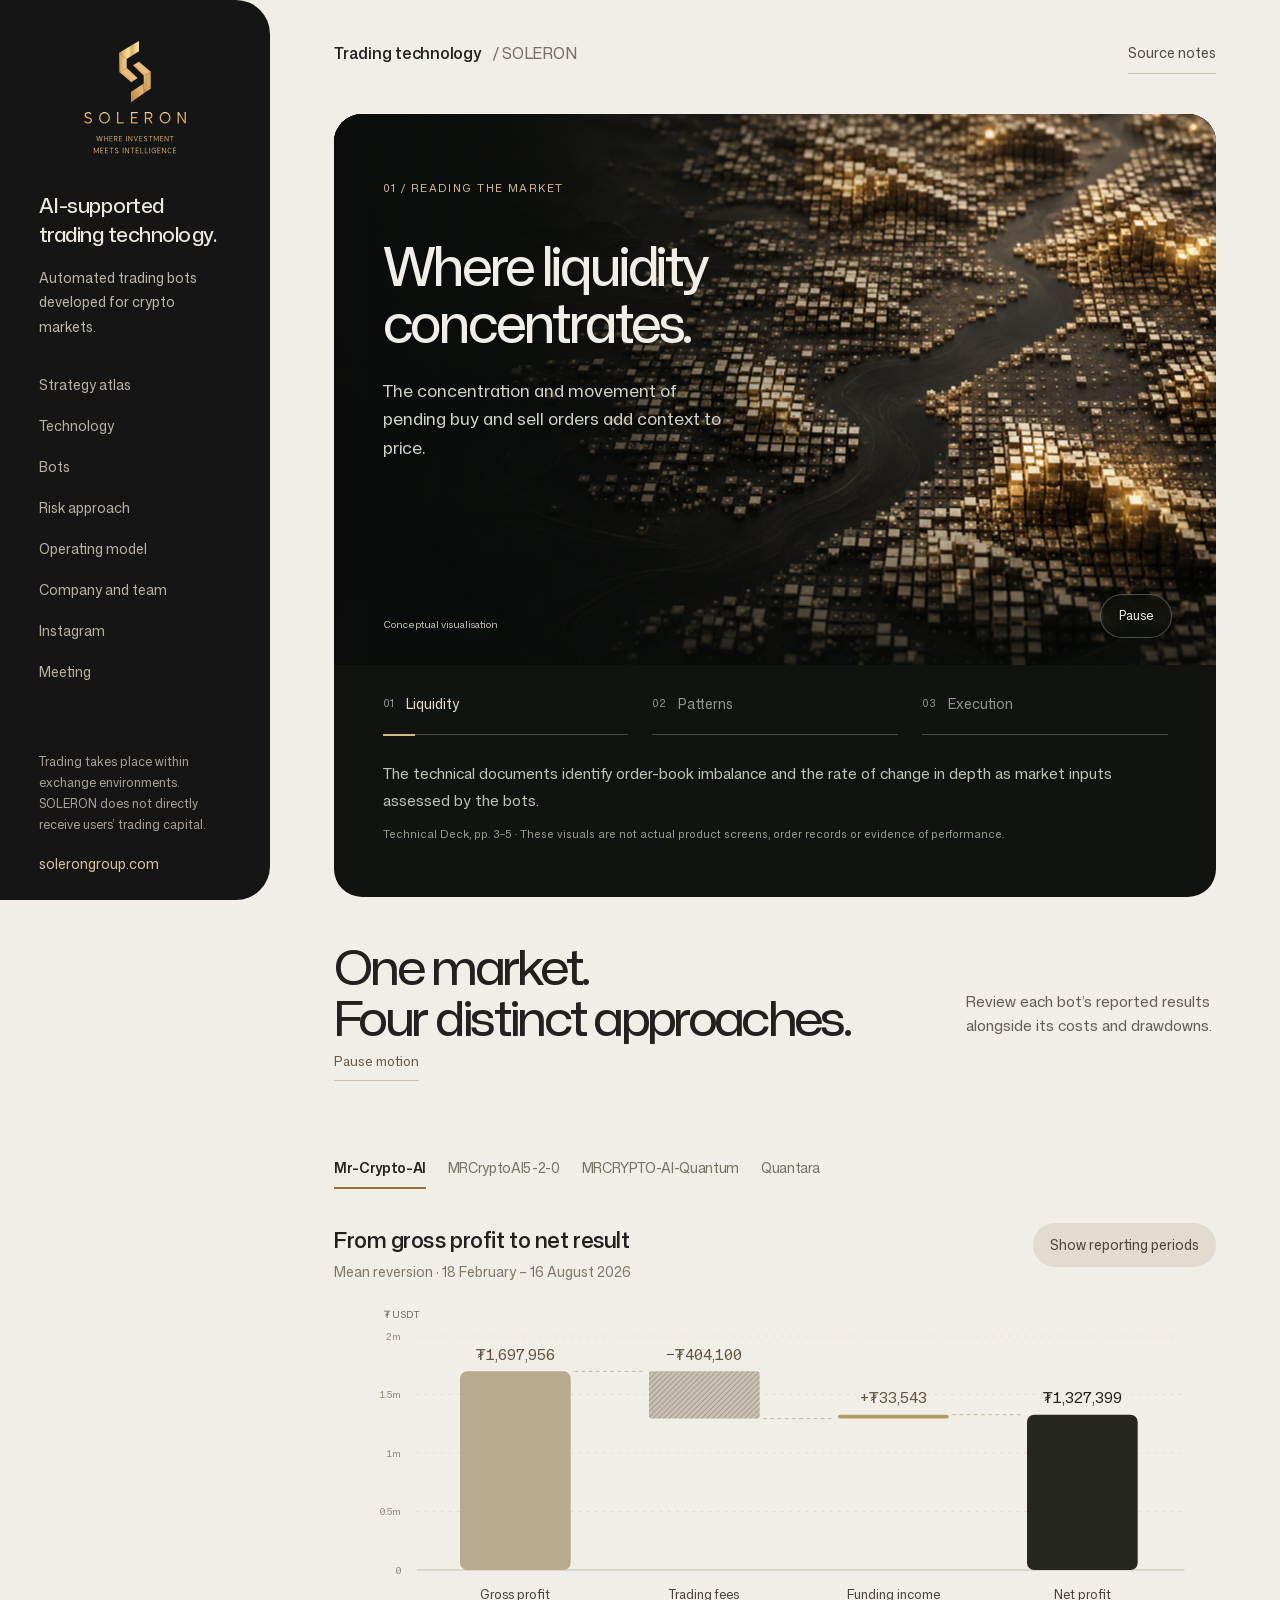
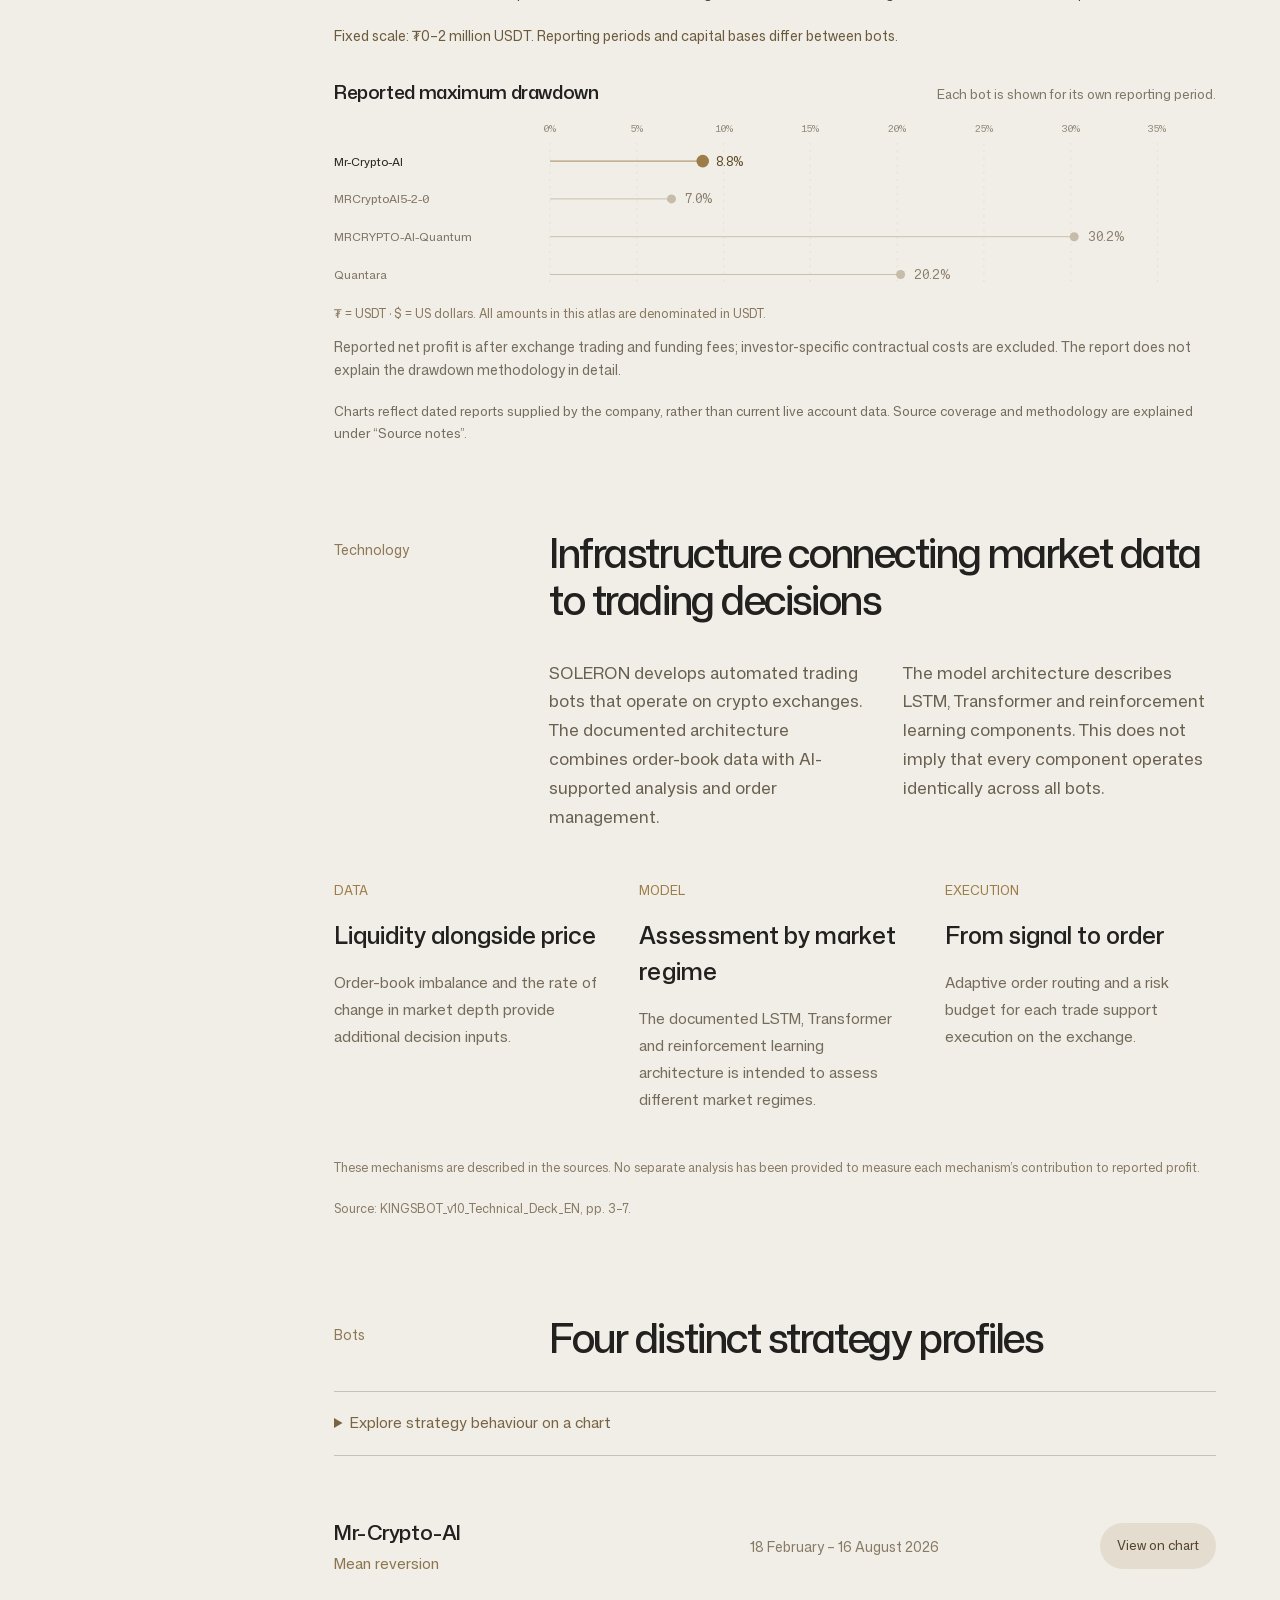
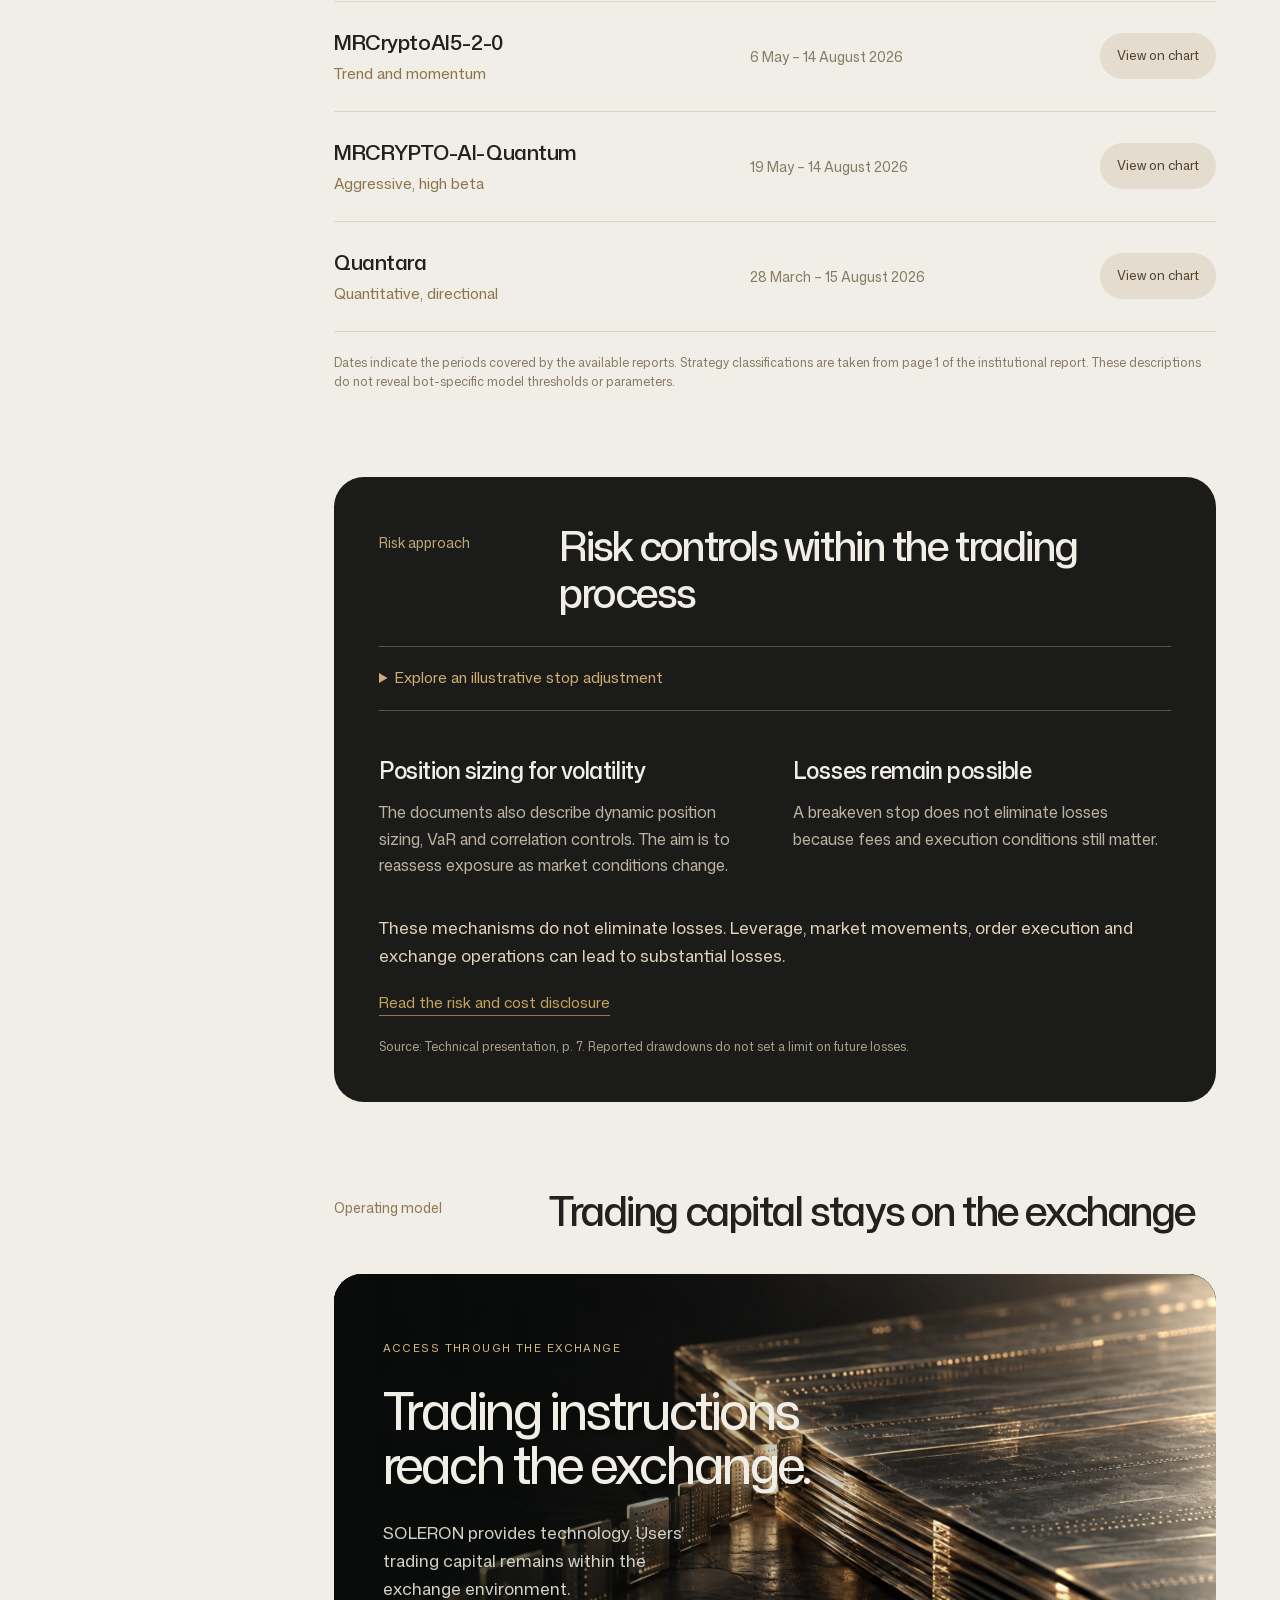
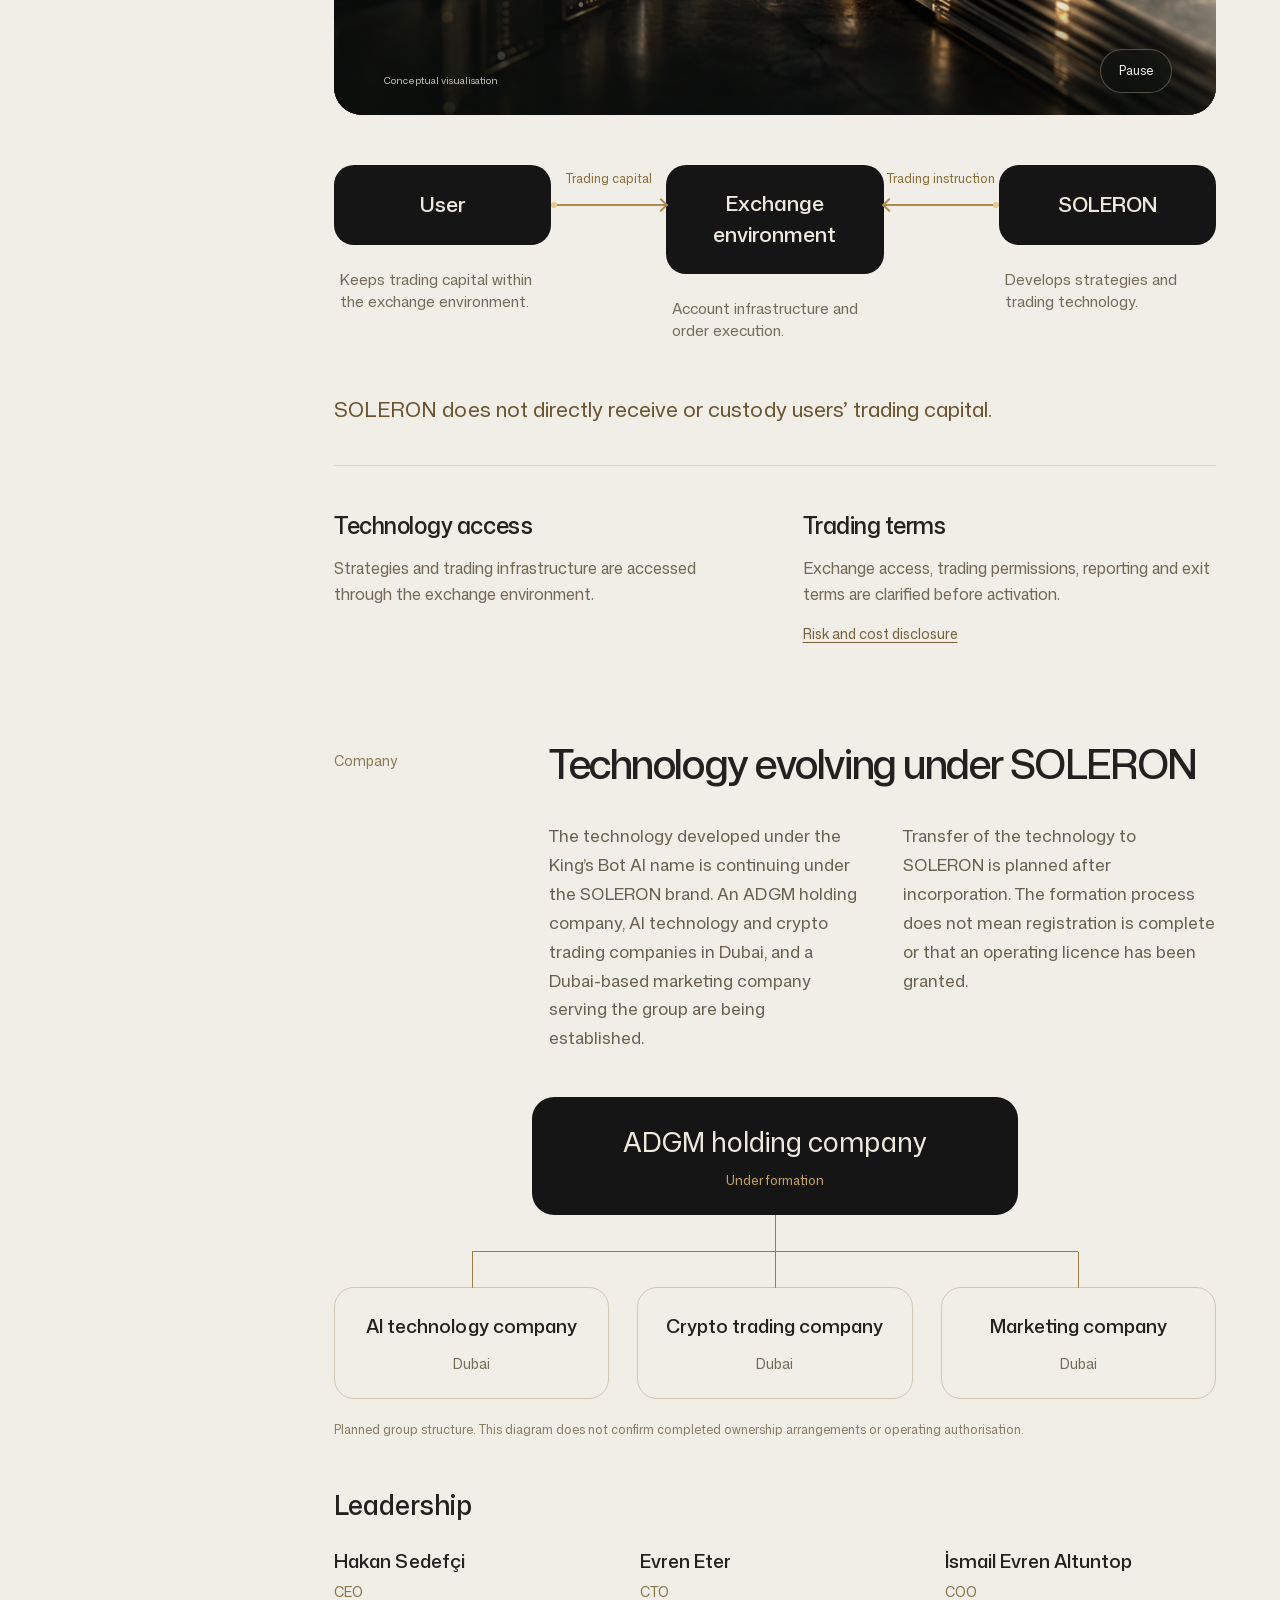
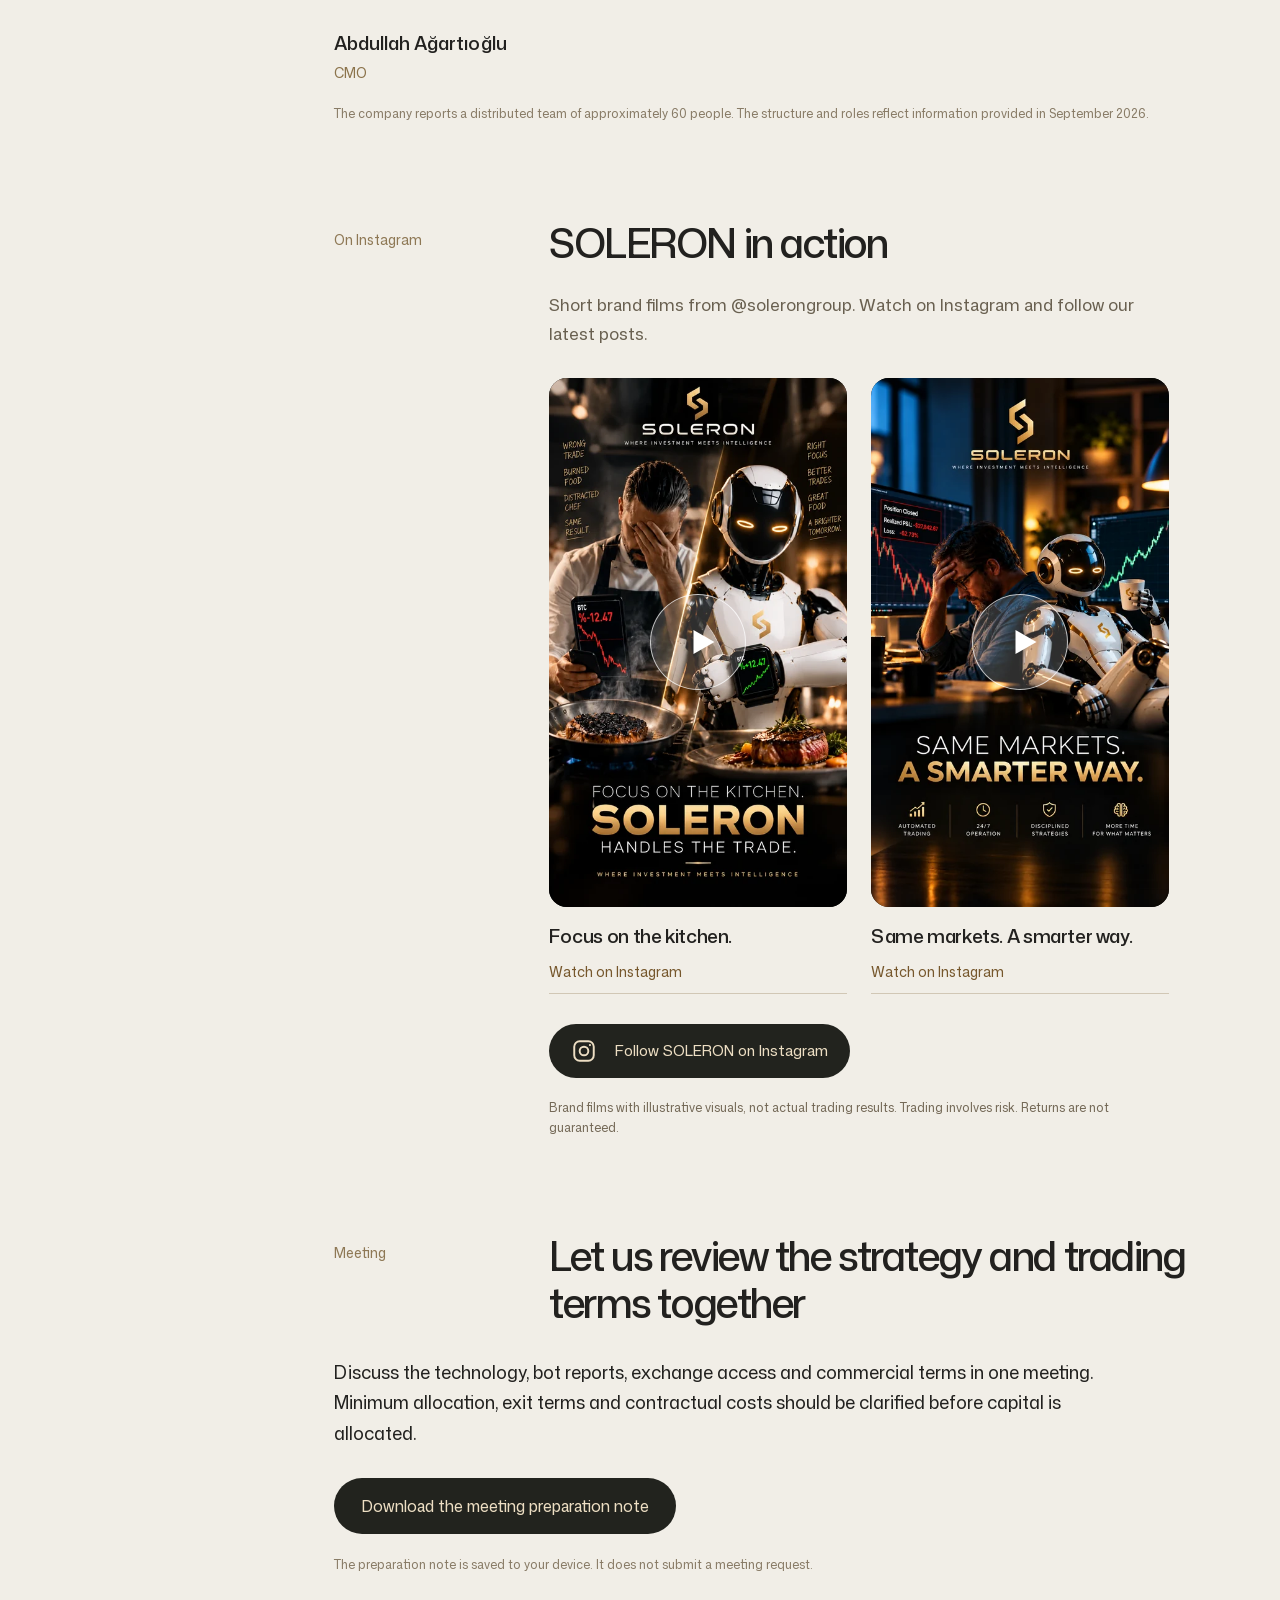
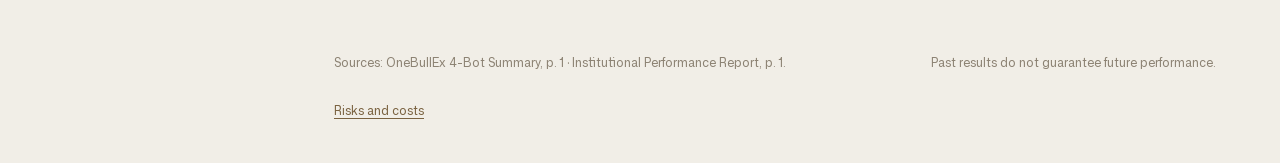
<file: index.html>
<!doctype html><html lang="en"><head><meta charset="utf-8"><meta name="viewport" content="width=device-width,initial-scale=1"><title>SOLERON | AI-supported trading technology</title><meta name="description" content="Explore SOLERON’s crypto trading technology, four bot strategies, reported results, risks and operating model."><meta name="theme-color" content="#151515"><style>
@font-face{font-family:Mona;src:url(assets/MonaSans.woff2);font-weight:200 900;font-stretch:75% 125%}*{box-sizing:border-box}html{background:#161616}body{margin:0;font:17px/1.5 Mona,Arial,sans-serif;color:#22211f}button,a{font:inherit}button{cursor:pointer}button:focus-visible,a:focus-visible{outline:3px solid #8f6728;outline-offset:5px}button:disabled{cursor:default}h1,h2,p{margin:0}.shell{display:grid;grid-template-columns:270px 1fr;min-height:100vh;background:#f1eee7}.brand{background:#151515;color:#eee9df;min-height:100%;padding:44px 39px 34px;display:flex;flex-direction:column;border-radius:0 42px 42px 0;position:relative;z-index:2}.logo{width:164px;height:180px;align-self:center;object-fit:contain;margin-bottom:90px}.brand h2{font-size:24px;line-height:1.4;font-weight:450;letter-spacing:-.025em;margin-bottom:26px}.brand .description{font-size:15px;line-height:1.75;color:#bcb6aa}.layers{margin-top:46px;display:flex;flex-direction:column;gap:20px;font-size:15px;color:#c6a15b}.layers span{display:flex;gap:12px;align-items:center}.layers i{width:5px;height:5px;border-radius:50%;background:#c6a15b;flex-shrink:0}.brand .bottom{margin-top:auto;padding-top:80px;font-size:12px;line-height:1.75;color:#a8a197}.brand .domain{display:block;margin-top:17px;font-size:14px;color:#d6c4a1}.main{padding:40px 64px 28px;min-width:0;max-width:1600px}.top{display:flex;justify-content:space-between;align-items:center;margin-bottom:57px;gap:20px}.mark{font-size:16px;letter-spacing:-.015em;display:flex;align-items:center;gap:12px}.mark b{font-weight:520}.mark span{color:#777168}.sourcebutton{border:0;background:transparent;color:#504c45;padding:10px 0;font-size:14px;border-bottom:1px solid #c8c0b1}.intro{display:flex;align-items:end;justify-content:space-between;gap:50px}.intro h1{font-size:clamp(45px,4.5vw,78px);line-height:1.06;letter-spacing:-.035em;font-weight:430;font-variation-settings:'wdth' 108,'opsz' 72;max-width:760px}.intro p{font-size:16px;line-height:1.65;width:245px;flex-shrink:0;color:#635d52;margin-bottom:5px}.chart{margin-top:58px;position:relative}.chart-caption{font-size:13px;color:#69645a;display:flex;justify-content:space-between;margin-bottom:25px}.axis{display:grid;grid-template-columns:370px 1fr;align-items:center;margin-bottom:12px}.axis-title{font-size:12px;color:#81796b}.months{display:flex;justify-content:space-between;font-size:12px;color:#81796b;padding:0 4px;position:relative;height:20px}.months span{position:absolute;top:0}.strategy-row{display:grid;grid-template-columns:370px 1fr;gap:0;align-items:center;position:relative;width:100%;padding:0;min-height:76px;border:0;background:transparent;text-align:left;border-radius:16px;color:#252421}.name{padding-right:25px;font-size:26px;letter-spacing:-.025em;font-weight:470;line-height:1.12}.name small{display:block;font-size:12px;color:#777065;font-weight:400;letter-spacing:0;margin-top:3px}.plot{display:block;height:60px;position:relative;border-radius:18px}.period{position:absolute;left:var(--start);width:var(--width);top:32px;height:9px;background:#d7d2c8;border-radius:100px;transition:background-color 200ms ease-out,box-shadow 200ms ease-out;display:flex;align-items:center;padding:0 17px;white-space:nowrap;overflow:visible}.period span{position:absolute;top:-25px;left:0;font-size:12px;color:#5c5549;opacity:0;transition:opacity 200ms ease-out}.strategy-row[aria-pressed=true] .period{background:#282721;box-shadow:0 5px 12px #37302415}.strategy-row[aria-pressed=true] .period span{opacity:1;color:#645640}.strategy-row[aria-pressed=true] .name{font-weight:640}.strategy-row:hover .period{background:#b7ab91}.strategy-row[aria-pressed=true]:hover .period{background:#282721}.selection{margin-top:31px;display:grid;grid-template-columns:1.1fr 1fr;gap:45px;align-items:start;padding-top:30px;border-top:1px solid #d8d2c7}.selection .bot{font-size:13px;color:#756d5f;margin-bottom:8px}.selection h2{font-size:42px;font-weight:430;line-height:1.1;letter-spacing:-.045em}.selected-note{font-size:16px;color:#595448;line-height:1.65;max-width:450px}.selected-note .range{display:block;font-size:18px;color:#26241e;margin-bottom:5px;font-weight:500}.selected-note .note{font-size:13px;margin-top:13px;display:block;color:#797164}.foot{display:flex;justify-content:space-between;gap:30px;font-size:11px;color:#8c8273;margin-top:41px;line-height:1.5}.mobile-choice{display:none}dialog{max-width:670px;width:calc(100% - 40px);padding:40px;border:0;border-radius:26px;background:#f1eee7;color:#27241d;box-shadow:0 40px 100px #0004}dialog::backdrop{background:#1119;backdrop-filter:blur(4px)}dialog h2{font-size:29px;line-height:1.2;font-weight:500;margin:20px 0}dialog p{font-size:16px;line-height:1.6;margin-bottom:16px}dialog a{color:#725525;overflow-wrap:anywhere}dialog button{float:right;border:0;background:#ded7cb;border-radius:40px;padding:10px 20px}dialog .small{font-size:13px;color:#71685b}dialog li{margin:14px 0}a{text-decoration-thickness:1px;text-underline-offset:3px}@media(min-width:1600px){.shell{grid-template-columns:290px 1fr}.main{padding:48px 76px 34px}.top{margin-bottom:67px}.chart{margin-top:68px}.strategy-row{min-height:87px}.selection{margin-top:38px}.logo{width:177px;height:194px}.intro h1{font-size:78px}}@media(max-width:1150px){.shell{grid-template-columns:220px 1fr}.brand{padding:30px 26px}.logo{width:140px;height:154px}.main{padding:32px}.intro{display:block}.intro h1{font-size:58px}.intro p{width:100%;max-width:550px;margin-top:20px}.axis,.strategy-row{grid-template-columns:190px 1fr}.name{font-size:14px}.chart{margin-top:38px}.selection{gap:25px}.selection h2{font-size:34px}}@media(max-width:760px){.shell{display:block}.brand{border-radius:0 0 28px 28px;padding:19px 24px;display:grid;grid-template-columns:85px 1fr;gap:22px;min-height:0;align-items:center}.logo{width:80px;height:88px;margin:0}.brand h2{font-size:18px;margin:0}.brand .description,.layers,.brand .bottom{display:none}.main{padding:30px 24px}.top{margin-bottom:37px}.mark{font-size:13px;gap:8px}.sourcebutton{font-size:12px}.intro h1{font-size:46px;line-height:1.07}.intro p{font-size:16px;margin-top:22px}.chart{margin-top:35px}.chart-caption{font-size:11px;margin-bottom:23px;gap:20px;align-items:start}.chart-caption span:first-child{max-width:185px}.axis{display:none}.strategy-row{display:block;min-height:103px;margin-bottom:12px}.name{display:block;font-size:23px;padding:0}.name small{font-size:12px;margin-top:2px}.plot{height:42px}.period{height:6px;top:29px;padding:0 10px}.period span{font-size:10px;top:-19px}.selection{display:block;margin-top:20px;padding-top:24px}.selection h2{font-size:34px}.selected-note{margin-top:25px}.selected-note .range{font-size:17px}.foot{display:block;font-size:11px;margin-top:35px}.foot span{display:block;margin-top:14px}.strategy-row:focus-visible{outline-offset:4px}dialog{padding:27px}}@media(prefers-reduced-motion:reduce){.period,.period span{transition:none}}

.main{padding-top:32px}.top{margin-bottom:38px}.intro h1{font-size:65px}.intro p{font-size:15px;width:250px}.charts{margin-top:42px}.botnav{display:flex;gap:22px;flex-wrap:wrap;margin-bottom:34px}.botnav button{padding:9px 0;border:0;border-bottom:2px solid transparent;background:none;font-size:14px;letter-spacing:-.025em;color:#797164}.botnav button[aria-pressed=true]{border-color:#987239;color:#25211a;font-weight:600}.chartbar{display:flex;justify-content:space-between;align-items:start;gap:25px}.chartbar h2,.riskhead h2{font-size:22px;font-weight:530;letter-spacing:-.02em}.chartbar p{font-size:13px;color:#817766;margin-top:5px}.switch{border:0;background:#e2dcd0;padding:11px 17px;border-radius:40px;font-size:12px;color:#4d4639}.chartwrap svg,.riskchart svg,.periodview svg{width:100%;height:auto;display:block;overflow:visible}.chartwrap{margin-top:18px}.riskhead{display:flex;align-items:baseline;justify-content:space-between;gap:20px;margin-top:32px}.riskhead h2{font-size:19px}.riskhead p{font-size:12px;color:#817766}.riskchart{margin-top:10px}.method{font-size:12px;line-height:1.65;color:#766d5e;margin-top:12px;max-width:950px}.reconcile{font-size:12px;line-height:1.5;color:#6c5a3d;min-height:18px;margin-top:6px}.foot{margin-top:24px}.chartwrap [data-value]:focus-visible{outline:2px solid #987239;outline-offset:4px}.tip{position:fixed;z-index:20;background:#24221e;color:#f1eee7;padding:12px 16px;max-width:275px;border-radius:14px;font-size:13px;pointer-events:none;box-shadow:0 5px 25px #0002;line-height:1.55}.tip b{display:block;font-weight:550}.tip[hidden]{display:none}.riskchart [role=button]{cursor:pointer}.riskchart [role=button]:focus-visible{outline:2px solid #987239}.riskchart [role=button]:hover text{fill:#27221b}.charts svg text{font-family:Mona,Arial,sans-serif}.chartwrap text,.riskchart text,.periodview text{font-variant-numeric:tabular-nums}.scaleNote{color:#817766;font-size:12px}.periodview{margin-top:20px}.brand .bottom{padding-top:50px}.brand .logo{margin-bottom:75px}@media(min-width:1600px){.main{padding:36px 76px 28px}.top{margin-bottom:42px}.intro h1{font-size:70px}}@media(max-width:1150px){.intro h1{font-size:54px}.intro p{width:auto}.botnav{gap:12px 20px}.botnav button{font-size:12px}}@media(max-width:760px){.main{padding:27px 24px}.intro h1{font-size:43px}.intro p{font-size:16px}.top{margin-bottom:35px}.charts{margin-top:30px}.botnav{gap:10px 16px;margin-bottom:27px}.botnav button{font-size:12px;min-height:44px}.chartbar{display:block}.chartbar h2{font-size:22px}.chartbar p{font-size:12px}.switch{margin-top:14px;min-height:44px}.chartwrap,.riskchart,.periodview{overflow-x:auto;padding-bottom:12px}.chartwrap svg{min-width:680px}.riskchart svg{min-width:650px}.periodview svg{min-width:700px}.riskhead{display:block;margin-top:22px}.riskhead p{margin-top:7px}.method{font-size:12px}.brand .logo{margin-bottom:0}.chartwrap:after{content:'Scroll sideways to see the rest of the chart.';display:block;font-size:11px;color:#817766;margin-top:10px}.foot{font-size:11px}.reconcile{min-height:0}.tip{max-width:240px}}
.mobileValues,.mobileRisk{display:none}@media(max-width:760px){.mobileValues{display:grid;grid-template-columns:1fr 1fr;gap:20px 16px;margin:12px 0 22px}.mobileValues span{font-size:12px;color:#7a6e5b}.mobileValues b{display:block;font-size:18px;font-weight:500;color:#373024;margin-top:4px}.riskchart{display:none}.mobileRisk{display:block;margin-top:22px}.mobileRisk button{display:block;width:100%;text-align:left;background:none;border:0;padding:10px 0 15px;color:#5d5342;font-size:12px}.mobileRisk .mrhead{display:flex;justify-content:space-between;align-items:center;gap:10px}.mobileRisk b{font-size:16px;font-weight:500;white-space:nowrap}.mobileRisk .track{display:block;height:3px;background:#dfd7c9;position:relative;margin-top:14px}.mobileRisk .fill{display:block;height:3px;background:#ad9a77;position:relative}.mobileRisk .fill:after{content:'';position:absolute;right:-4px;top:-3px;width:9px;height:9px;border-radius:50%;background:#9c7d48}.mobileRisk button[aria-pressed=true]{color:#30271a}.mobileRisk button[aria-pressed=true] .fill{background:#8c6930}}

html{scroll-behavior:smooth;scroll-padding-top:30px}.brand{position:sticky;top:0;height:100vh;min-height:0;border-radius:0 34px 34px 0;padding-top:30px;padding-bottom:24px}.brand .logo{width:122px;height:134px;margin-bottom:27px}.brand h2{font-size:21px;margin-bottom:16px}.brand .description{font-size:14px}.brand .bottom{padding-top:25px;font-size:12px}.brand nav{display:flex;flex-direction:column;gap:6px;margin-top:28px}.brand nav a{color:#b9b1a2;text-decoration:none;font-size:14px;padding:7px 0}.brand nav a:hover,.brand nav a[aria-current=true]{color:#e6c992}.main{max-width:none}.menu-toggle{display:none}.skip{position:fixed;left:10px;top:-100px;background:#f1eee7;z-index:100;padding:15px;border-radius:15px;color:#151515}.skip:focus{top:10px}.evidence{font-size:13px;color:#766d5e;line-height:1.65;margin:20px 0 0;max-width:930px}.content-section{padding:85px 0 10px;scroll-margin-top:25px}.section-title{display:grid;grid-template-columns:180px 1fr;gap:35px;align-items:start}.section-title>span{font-size:14px;color:#8e7855;padding-top:10px}.section-title h2{font-size:clamp(30px,3.2vw,47px);letter-spacing:-.035em;line-height:1.15;font-weight:480;max-width:830px}.intro-copy{margin:34px 0 0 215px;display:grid;grid-template-columns:1fr 1fr;gap:40px;font-size:17px;line-height:1.7;color:#696050}.architecture{display:grid;grid-template-columns:1fr 1fr 1fr;gap:35px;margin-top:42px;padding:34px 0;border-top:1px solid #ddd4c5;border-bottom:1px solid #ddd4c5}.architecture article>span{font-size:13px;color:#9b7d47}.architecture h3,.risk-columns h3,.operating-model h3,.commercial h3{font-size:23px;font-weight:500;letter-spacing:-.02em;margin:12px 0}.architecture p,.risk-columns p,.operating-model p,.commercial p{font-size:16px;line-height:1.65;color:#746957}.source-note{font-size:12px;line-height:1.65;color:#887b66;margin-top:21px}.strategy-list{margin-top:36px}.strategy-list article{display:grid;grid-template-columns:1.2fr 1fr auto;gap:25px;align-items:center;padding:25px 0;border-bottom:1px solid #ddd5c8}.strategy-list h3{font-size:21px;font-weight:500;margin:0;letter-spacing:-.02em}.strategy-list p{color:#8c754e;font-size:15px;margin-top:5px}.strategy-list span{font-size:14px;color:#887b66}.strategy-list button{border:0;background:#e3dccf;border-radius:40px;padding:13px 17px;font-size:13px;color:#54452e;min-height:44px}.dark-section{background:#1b1b19;color:#f1eee7;border-radius:30px;margin-top:75px;padding:45px}.dark-section .section-title{grid-template-columns:145px 1fr}.dark-section .section-title>span{color:#bea578}.risk-columns{display:grid;grid-template-columns:1fr 1fr;gap:45px;margin-top:35px}.risk-columns p{color:#bab1a0}.risk-warning{margin-top:34px;font-size:17px;line-height:1.7;max-width:860px;color:#e1d3b9}.dark-section .source-note{color:#aaa08d}.text-link{display:inline-block;color:#c6a15b;margin-top:22px;text-decoration:none;border-bottom:1px solid #8e7855;font-size:15px}.operating-model{display:grid;grid-template-columns:1fr 82px 1fr 100px 1fr;align-items:center;gap:14px;margin-top:45px}.flow-label{font-size:11px;color:#8e7855;text-align:center;border-bottom:1px solid #af9970;padding-bottom:8px;position:relative}.flow-label:after{content:'›';position:absolute;right:-4px;bottom:-14px;font-size:22px}.flow-label.reverse:after{content:'‹';left:-4px;right:auto}.statement{font-size:21px;line-height:1.55;margin-top:30px;color:#6d5430}.commercial{display:grid;grid-template-columns:1fr 1fr;gap:55px;margin-top:40px;padding-top:30px;border-top:1px solid #ddd5c8}.commercial strong{font-size:48px;font-weight:450;letter-spacing:-.04em}.commercial a{color:#79603d;font-size:14px;display:inline-block;margin-top:15px}.formation{display:flex;flex-wrap:wrap;gap:15px;margin-top:36px}.formation span{font-size:14px;padding:13px 20px;background:#e6dfd1;border-radius:30px}.formation p{width:100%;font-size:12px;color:#887b66}.team-title{font-size:27px;font-weight:480;margin:40px 0 22px}.team{display:grid;grid-template-columns:repeat(3,1fr);gap:27px 35px}.team h4{font-size:19px;font-weight:500;margin:0}.team p{color:#8b734b;font-size:14px;margin-top:5px}.contact-copy{font-size:18px;line-height:1.7;max-width:770px;margin:30px 0}.contact-button{display:inline-block;background:#22231e;color:#eddec3;text-decoration:none;border-radius:40px;padding:16px 27px;font-size:16px}.foot{padding:45px 0 15px;flex-wrap:wrap;font-size:12px}.foot a{color:#7a6240}.tip{font-size:14px}.chart-caption{font-size:13px}dialog{max-height:85vh;overflow:auto}dialog .small{font-size:14px}dialog button{min-height:44px}.chartbar p,.method,.reconcile{font-size:14px}.riskhead p{font-size:13px}.botnav button{font-size:14px}.intro p{font-size:17px}.switch{font-size:14px;min-height:44px}
@media(max-width:1150px){.section-title{grid-template-columns:130px 1fr;gap:25px}.intro-copy{margin-left:155px;display:block}.intro-copy p+p{margin-top:22px}.strategy-list article{grid-template-columns:1fr auto}.strategy-list span{grid-row:2}.strategy-list button{grid-column:2;grid-row:1/3}.operating-model{grid-template-columns:1fr}.flow-label{width:130px;margin:5px 0}.team{grid-template-columns:1fr 1fr}.dark-section{padding:35px}.dark-section .section-title{grid-template-columns:1fr}.section-title h2{font-size:36px}}
@media(max-width:760px){html{scroll-padding-top:20px}.brand{position:relative;height:auto;min-height:0;border-radius:0 0 28px 28px;padding:18px 24px;grid-template-columns:75px 1fr auto;gap:18px}.brand .logo{width:74px;height:82px;margin:0}.brand h2{font-size:17px;margin:0}.brand .description,.brand .bottom{display:none}.brand nav{display:none;grid-column:1/-1;margin:0;padding-top:12px}.brand nav.open{display:flex}.brand nav a{padding:10px 0;font-size:16px}.menu-toggle{display:block;border:0;background:#34332d;color:#e1d3bb;padding:10px 12px;border-radius:20px;font-size:12px;min-height:44px}.intro p{font-size:16px}.content-section{padding-top:58px}.section-title{display:block}.section-title>span{display:block;font-size:14px;margin-bottom:16px}.section-title h2{font-size:31px}.intro-copy{margin:25px 0 0;display:block;font-size:16px}.architecture{display:block;margin-top:26px;padding:20px 0}.architecture article+article{margin-top:27px}.architecture h3{font-size:22px}.strategy-list article{gap:14px;padding:22px 0}.strategy-list h3{font-size:17px}.strategy-list span{font-size:12px}.strategy-list button{font-size:12px;padding:12px}.dark-section{margin-top:48px;padding:27px 23px}.risk-columns,.commercial{display:block}.risk-columns article+article,.commercial>div+div{margin-top:30px}.operating-model{margin-top:25px}.team{grid-template-columns:1fr;gap:23px}.team h4{font-size:20px}.formation{gap:10px}.formation span{font-size:13px}.commercial{margin-top:27px}.contact-copy{font-size:16px}.source-note{font-size:12px}.foot{padding-top:30px}.chartbar p{font-size:13px}.method,.reconcile{font-size:13px}}
@media(prefers-reduced-motion:reduce){html{scroll-behavior:auto}}

.visual-banner{position:relative;margin:38px 0 46px;height:330px;border-radius:28px;overflow:hidden;background:#151515;color:#f1eee7}.visual-banner img{width:100%;height:100%;object-fit:cover;object-position:center;transform:scale(1.025)}.visual-banner figcaption{position:absolute;left:30px;bottom:25px;font-size:12px;color:#ccc3b4;max-width:260px;line-height:1.5}.visual-banner .visual-title{position:absolute;left:30px;top:26px;font-size:25px;max-width:280px;line-height:1.2;letter-spacing:-.02em}.motion-control{position:absolute;right:22px;top:22px;border:1px solid #ffffff33;background:#181816aa;color:#e7ddca;border-radius:25px;padding:10px 16px;font-size:12px;z-index:3}.signal-overlay{position:absolute;inset:0;width:100%;height:100%;opacity:.75;pointer-events:none}.signal-route{fill:none;stroke:#dfc391;stroke-width:1;stroke-dasharray:5 220;animation:signal-flow 10s linear infinite}.signal-route:nth-child(2){animation-delay:-3s}.signal-route:nth-child(3){animation-delay:-6s}@keyframes signal-flow{to{stroke-dashoffset:-900}}.tech-visual{display:grid;grid-template-columns:1.1fr 1fr;gap:38px;align-items:center;margin-top:40px}.tech-visual figure{margin:0;position:relative;border-radius:25px;overflow:hidden;min-width:0}.tech-visual img{display:block;width:100%;height:340px;object-fit:cover}.visual-caption{font-size:12px;line-height:1.5;color:#8b7a5e;margin-top:12px}.pipeline{display:flex;flex-direction:column;gap:26px;padding:10px 0}.pipeline-step{position:relative;display:grid;grid-template-columns:46px 1fr;gap:12px;padding-bottom:23px;border-bottom:1px solid #d7cfc0}.pipeline-step:last-child{border:0}.pipeline-step>b{color:#a98a50;font-size:22px;font-weight:450}.pipeline-step h3{font-size:24px;margin:0 0 7px;font-weight:500}.pipeline-step p{font-size:15px;color:#776b58;line-height:1.6}.pipeline-step:after{content:'';position:absolute;bottom:-2px;left:0;width:8px;height:4px;border-radius:3px;background:#b49a67;animation:process-trace 9s ease-in-out infinite}.pipeline-step:nth-child(2):after{animation-delay:3s}.pipeline-step:nth-child(3):after{display:none}@keyframes process-trace{0%,15%{left:0;opacity:0}20%{opacity:1}45%,100%{left:95%;opacity:0}}.risk-visual{display:grid;grid-template-columns:1fr 1fr;gap:38px;margin:35px 0;align-items:center}.risk-visual figure{margin:0;position:relative;border-radius:20px;overflow:hidden}.risk-visual img{display:block;width:100%;height:330px;object-fit:cover}.risk-columns{display:block;margin:0}.risk-columns article+article{margin-top:30px}.aperture-line{position:absolute;left:15%;right:15%;top:50%;height:1px;background:#d9bf85;opacity:.25;transform-origin:center;animation:exposure-breathe 12s ease-in-out infinite}@keyframes exposure-breathe{0%,100%{transform:scaleX(.25);opacity:.1}50%{transform:scaleX(1);opacity:.5}}.flow-motion{margin-top:38px;width:100%;display:block;overflow:visible}.flow-motion text{font-family:Mona,Arial,sans-serif}.capital-path,.instruction-path{fill:none;stroke:#9c7d48;stroke-width:2;stroke-linecap:round;stroke-dasharray:7 110;animation:flow-capital 8s linear infinite}.instruction-path{stroke:#55564a;animation-direction:reverse;animation-duration:11s}@keyframes flow-capital{to{stroke-dashoffset:-470}}.model-caption{font-size:12px;color:#8b7a5e;margin-top:10px}.motion-surface *,.tech-visual *,.risk-visual *,.flow-scroll *{animation-play-state:var(--motion-state,running)}.motion-off *{animation-play-state:paused!important}.visual-banner img{animation:image-drift 25s ease-in-out infinite alternate}@keyframes image-drift{to{transform:scale(1.08) translateX(-1%)}}.motion-note{font-size:12px;color:#92836c;margin-top:12px}.currency-key{font-size:12px;color:#88775d;margin:16px 0 0}.operating-model{display:none}
@media(max-width:760px){.visual-banner{height:255px;margin:30px 0;border-radius:23px}.visual-banner .visual-title{font-size:20px;max-width:170px;left:22px;top:65px}.visual-banner figcaption{font-size:10px;left:22px;bottom:18px;max-width:180px}.motion-control{top:15px;right:15px;padding:9px 12px}.tech-visual,.risk-visual{grid-template-columns:1fr;gap:22px}.tech-visual img,.risk-visual img{height:250px}.risk-visual{margin-top:25px}.pipeline{gap:15px}.flow-motion{min-width:570px}.flow-scroll{overflow-x:auto;padding-bottom:10px}.flow-motion text{font-size:22px}.visual-caption{font-size:11px}}
@media(prefers-reduced-motion:reduce){.visual-banner img,.signal-route,.pipeline-step:after,.aperture-line,.capital-path,.instruction-path{animation:none!important}.signal-route{stroke-dasharray:none;opacity:.25}.capital-path,.instruction-path{stroke-dasharray:none}.motion-control{display:none}}
.tech-visual figure,.risk-visual figure{overflow:visible;border-radius:0}.tech-visual img,.risk-visual img{border-radius:22px}
/* V08: labels and routes share a single responsive layout. */
.business-visual{margin:38px 0 46px;padding:34px;border-radius:28px;background:#151515;color:#f1eee7}.diagram-heading{display:flex;align-items:flex-start;justify-content:space-between;gap:24px}.diagram-kicker,.step-label{font-size:11px;letter-spacing:.09em;color:#c6a15b}.diagram-heading h2{font-size:25px;line-height:1.3;font-weight:450;margin:12px 0 0}.diagram-heading .motion-control{position:static;flex-shrink:0}.business-flow{display:grid;grid-template-columns:1fr 52px 1fr 52px 1fr;align-items:center;gap:0;margin:40px 0}.business-flow article{min-width:0;padding:16px 0}.business-flow h3{font-size:23px;margin:10px 0;font-weight:500}.business-flow p{font-size:14px;color:#bcb6aa;line-height:1.8}.diagram-note{font-size:12px;color:#aaa396;line-height:1.6}.route{position:relative;height:2px;background:#ad8a4c;margin:0 10px;color:#ad8a4c}.route:after{content:'';position:absolute;right:0;top:-4px;width:8px;height:8px;border-right:2px solid currentColor;border-top:2px solid currentColor;transform:rotate(45deg)}.route i{position:absolute;top:-2px;left:0;height:6px;width:6px;border-radius:50%;background:#e6c790;animation:route-travel 4s linear infinite;animation-play-state:var(--motion-state,running)}@keyframes route-travel{0%{left:0;opacity:0}20%,80%{opacity:1}100%{left:calc(100% - 6px);opacity:0}}.route.reverse{transform:rotate(180deg)}
.technical-flow{display:grid;grid-template-columns:1fr 52px 1fr 52px 1fr;gap:0;align-items:center;margin:40px 0}.technical-flow article{align-self:stretch;padding:20px 0}.technical-flow article>span{font-size:34px;color:#9c7d48}.technical-flow h3{font-size:24px;font-weight:500;margin:20px 0 12px}.technical-flow p{font-size:15px;color:#756b5a;line-height:1.8}.technical-flow .route i{animation-duration:6s}.technical-flow .route:nth-child(4) i{animation-delay:3s}
.risk-map{display:grid;grid-template-columns:.9fr 1.1fr;gap:70px;margin:48px 0;align-items:center}.risk-map-title span{font-size:12px;color:#c6a15b}.risk-map-title h3{font-size:34px;font-weight:450;margin:18px 0}.risk-map-title p{font-size:16px;color:#bbb3a3;max-width:280px}.risk-control-list{border-left:1px solid #9c7d48;padding:0 0 0 34px}.risk-control-list article{position:relative;padding:13px 0}.risk-control-list article:before{content:'';position:absolute;left:-35px;top:30px;width:20px;height:1px;background:#9c7d48}.risk-control-list h3{margin:0 0 6px;font-size:22px;font-weight:500}.risk-control-list p{font-size:15px;color:#bbb3a3}
.capital-flow{display:grid;grid-template-columns:1fr 115px 1fr 115px 1fr;align-items:start;gap:0;margin:50px 0}.capital-flow article{min-width:0}.capital-flow h3{background:#151515;color:#eee9df;font-size:21px;font-weight:500;border-radius:20px;margin:0;padding:23px 15px;text-align:center;min-height:80px;display:flex;align-items:center;justify-content:center}.capital-flow p{font-size:15px;color:#756b5a;margin-top:24px;padding:0 6px}.capital-route{position:relative;margin-top:39px}.capital-route>span{position:absolute;bottom:18px;left:0;width:100%;text-align:center;font-size:12px;color:#8a6b35}.capital-route .route{margin:0}.group-tree{margin:45px 0}.holding{position:relative;background:#151515;color:#eee9df;border-radius:22px;text-align:center;padding:25px;width:55%;margin:auto;font-size:27px}.holding small{display:block;font-size:13px;font-weight:400;color:#c6a15b;margin-top:8px}.holding:after{content:'';position:absolute;left:50%;top:100%;height:36px;width:1px;background:#9c7d48}.subsidiaries{display:grid;grid-template-columns:repeat(3,1fr);gap:28px;padding-top:72px;position:relative}.subsidiaries:before{content:'';position:absolute;left:calc((100% - 56px)/6);right:calc((100% - 56px)/6);top:36px;height:1px;background:#9c7d48}.subsidiaries article{position:relative;text-align:center;padding:24px 14px;border:1px solid #d1c7b5;border-radius:20px}.subsidiaries article:before{content:'';position:absolute;left:50%;bottom:100%;height:36px;width:1px;background:#9c7d48}.subsidiaries h3{font-size:19px;font-weight:500;margin:0 0 12px}.subsidiaries p{font-size:14px;color:#756b5a}
@media(max-width:1100px){.capital-flow{grid-template-columns:1fr 80px 1fr 80px 1fr}.capital-route>span{font-size:10px}.business-flow h3{font-size:20px}.business-flow{grid-template-columns:1fr 32px 1fr 32px 1fr}.diagram-heading{display:block}.diagram-heading .motion-control{margin-top:20px}}
@media(max-width:1100px){.business-visual{padding:25px}.business-flow,.technical-flow{display:flex;flex-direction:column;align-items:stretch;gap:0;margin:24px 0}.business-flow article{padding:18px 0}.business-flow .route,.technical-flow .route{height:34px;width:2px;margin:5px 0 5px 14px}.business-flow .route:after,.technical-flow .route:after{right:-3px;top:auto;bottom:0;transform:rotate(135deg)}.business-flow .route i,.technical-flow .route i{left:-2px;animation:route-down 4s linear infinite}.business-flow h3{font-size:25px}.technical-flow article{padding:12px 0}.technical-flow h3{margin:8px 0}.technical-flow article>span{font-size:25px}@keyframes route-down{0%{top:0;opacity:0}20%,80%{opacity:1}100%{top:calc(100% - 6px);opacity:0}}.risk-map{grid-template-columns:1fr;gap:28px}.risk-map-title p{max-width:none}.capital-flow{display:flex;flex-direction:column;margin:30px 0;align-items:stretch}.capital-flow article{display:grid;grid-template-columns:1fr 1fr;gap:20px;align-items:center}.capital-flow h3{font-size:19px;padding:18px 10px;min-height:80px}.capital-flow p{margin:0;font-size:14px}.capital-route{height:60px;margin:0;position:relative}.capital-route>.route{position:absolute;top:0;left:calc(25% - 5px);height:60px;width:2px}.capital-route>.route:after{right:-3px;top:auto;bottom:0;transform:rotate(135deg)}.capital-route>.route i{left:-2px;animation:route-down 5s linear infinite}.capital-route>span{bottom:auto;top:20px;left:calc(25% + 15px);width:auto;font-size:12px}.holding{width:100%;font-size:24px}.holding:after{left:24px;height:24px}.subsidiaries{display:flex;flex-direction:column;gap:18px;padding:24px 0 0 48px}.subsidiaries:before{left:24px;right:auto;top:0;bottom:58px;width:1px;height:auto}.subsidiaries article{text-align:left;height:116px;padding:22px}.subsidiaries article:before{left:-25px;top:57px;bottom:auto;width:24px;height:1px}.subsidiaries h3{font-size:18px}.subsidiaries p{font-size:13px}}
.motion-off *{animation-play-state:paused!important}@media(prefers-reduced-motion:reduce){.route i{animation:none!important;display:none}}

/* V09: explanatory market scenes */
.cinema{margin:42px 0;background:#151715;color:#f1eee7;border-radius:28px;padding:30px}.cinema-heading>span{font-size:11px;letter-spacing:.09em;color:#d0ad70}.cinema-heading h3{font-size:clamp(27px,3vw,38px);font-weight:450;line-height:1.2;margin:15px 0}.cinema-heading p{max-width:730px;color:#bfc1b5;font-size:16px;line-height:1.7}.scene-graphic{margin:24px 0 0}.scene-graphic svg{display:block;width:100%;height:auto;overflow:hidden}.scene-description{border-top:1px solid #343a33;margin-top:18px;padding-top:24px;min-height:114px;max-width:820px}.scene-description strong{display:block;font-size:22px;font-weight:450;color:#d0ad70}.scene-description p{font-size:15px;color:#bfc1b5;line-height:1.7;margin-top:10px}.scene-controls{display:flex;justify-content:space-between;align-items:center;gap:20px;padding:20px 0}.scene-controls button,.scene-variants button{border:1px solid #575b50;background:transparent;color:#d7d8cb;border-radius:22px;padding:9px 16px;font-size:13px}.scene-controls button[aria-pressed=true],.scene-variants button[aria-pressed=true]{background:#d0ad70;color:#151715;border-color:#d0ad70}.scene-steps{display:flex;gap:8px}.scene-variants{display:flex;gap:10px;flex-wrap:wrap;margin-top:30px}.cinema-source{font-size:12px;line-height:1.7;color:#a0a798;border-top:1px solid #343a33;padding-top:15px}.global-motion{border:0;border-bottom:1px solid #ccc2b0;padding:8px 0;color:#685942;background:transparent;font-size:13px;margin-bottom:25px}.mechanism-notes{display:grid;grid-template-columns:repeat(3,1fr);gap:34px;margin:45px 0}.mechanism-notes span{color:#9c7d48;font-size:13px}.mechanism-notes h3{font-size:24px;font-weight:500;margin:16px 0}.mechanism-notes p{color:#756b5a;font-size:15px;line-height:1.8}.dark-section .cinema{padding:0;border-radius:0;background:transparent}.dark-section .cinema-heading{display:none}.dark-section .risk-columns{display:grid;grid-template-columns:1fr 1fr;gap:35px}.dark-section .risk-columns article{margin:0}@media(max-width:760px){.cinema{padding:22px;margin:30px 0}.cinema-heading h3{font-size:29px}.cinema-heading p{font-size:15px}.scene-description strong{font-size:21px}.scene-description{min-height:160px}.scene-controls{gap:8px;flex-wrap:wrap}.scene-controls button{font-size:12px;padding:9px 12px}.scene-variants button{font-size:12px}.mechanism-notes,.dark-section .risk-columns{grid-template-columns:1fr;gap:25px}.scene-graphic{margin-left:-10px;margin-right:-10px}}

.feature-film{margin:0 0 65px}.feature-film .film-stage{aspect-ratio:16/10}.technical-detail{margin:30px 0;border-top:1px solid #c9c2b6;border-bottom:1px solid #c9c2b6;padding:20px 0}.technical-detail summary{cursor:pointer;font-size:15px;color:#796441;list-style-position:inside}.technical-detail[open] summary{margin-bottom:22px}.technical-detail .cinema{margin:0}.dark-section .technical-detail{border-color:#55554c}.dark-section .technical-detail summary{color:#d0ad70}.execution-film .film-navigation,.execution-film .film-context{display:none}.execution-film .film-stage{aspect-ratio:16/8}.execution-film .film-copy{top:15%}.execution-film .film-copy h3{font-size:clamp(36px,4vw,62px)}.execution-film .film-copy>span{margin-bottom:28px}.execution-film .film-copy p{font-size:17px;max-width:340px}.feature-film+.intro{padding-top:5px}.feature-film+.intro h1{font-size:48px}.feature-film+.intro p{font-size:15px}.film-navigation button{min-height:44px}.film-pause{min-height:44px}@media(max-width:760px){.feature-film{margin-top:0}.feature-film .film-stage,.execution-film .film-stage{aspect-ratio:3/4}.feature-film .film-copy{bottom:18%}.feature-film+.intro h1{font-size:39px}.execution-film .film-copy{top:auto;bottom:18%}.execution-film .film-copy h3{font-size:39px}.execution-film .film-copy p{font-size:14px}.execution-film .film-copy>span{margin-bottom:19px}}
@media(min-width:761px) and (max-width:1150px){.chartwrap,.periodview,.riskchart{overflow-x:auto;padding-bottom:12px}.chartwrap svg,.periodview svg,.riskchart svg{min-width:980px}.chartwrap:after{content:'Scroll sideways to see the rest of the chart.';display:block;font-size:12px;color:#817766;margin-top:10px}.chartbar{flex-wrap:wrap}.switch{flex-shrink:0}}@media(min-width:761px) and (max-width:1150px){.feature-film .film-stage,.execution-film .film-stage{aspect-ratio:4/5}.feature-film .film-copy,.execution-film .film-copy{top:auto;bottom:18%;width:85%;left:7%}.feature-film .film-copy h3,.execution-film .film-copy h3{font-size:clamp(34px,4.2vw,44px);max-width:480px}.feature-film .film-copy>span,.execution-film .film-copy>span{margin-bottom:22px}.feature-film .film-copy p,.execution-film .film-copy p{font-size:16px;max-width:380px}.feature-film .film-shade,.execution-film .film-shade{background:linear-gradient(0deg,#0a0d0bf5 0%,#0a0d0baa 45%,transparent 88%)}}</style><link rel="stylesheet" href="assets/visual-v12/director.css"><link rel="stylesheet" href="assets/instagram/reels.css"></head><body><a class="skip" href="#main">Skip to content</a><div class="shell"><aside class="brand"><img class="logo" src="assets/logo.svg" alt="SOLERON"><h2>AI-supported<br>trading technology.</h2><p class="description">Automated trading bots developed for crypto markets.</p><button class="menu-toggle" aria-expanded="false" aria-controls="site-nav">Menu</button><nav id="site-nav" aria-label="Main navigation"><a href="#atlas">Strategy atlas</a><a href="#technology">Technology</a><a href="#strategies">Bots</a><a href="#risk">Risk approach</a><a href="#model">Operating model</a><a href="#company">Company and team</a><a href="#instagram">Instagram</a><a href="#meeting">Meeting</a></nav><div class="bottom">Trading takes place within exchange environments. SOLERON does not directly receive users’ trading capital.<span class="domain">solerongroup.com</span></div></aside><main class="main" id="main"><div id="atlas" class="anchor"></div><header class="top"><div class="mark"><b>Trading technology</b><span>/ SOLERON</span></div><button class="sourcebutton" id="openSources">Source notes</button></header><div class="feature-film" data-director="assets/visual-v12" data-scenes="web-liquidity,web-patterns,web-routing"></div><section class="intro"><h1>One market.<br>Four distinct approaches.</h1><p>Review each bot’s reported results alongside its costs and drawdowns.</p></section><button class="global-motion" id="motionToggle" aria-pressed="false">Pause motion</button><section class="charts"><div class="botnav" aria-label="Bot selection" id="botnav"></div><div class="chartbar"><div><h2>From gross profit to net result</h2><p id="periodText"></p></div><button class="switch" id="viewToggle" aria-pressed="false">Show reporting periods</button></div><div class="chartwrap" id="waterfall"></div><div id="mobileValues" class="mobileValues"></div><div class="periodview" id="periodview" hidden></div><div class="reconcile" id="reconcile"></div><div class="riskhead"><h2>Reported maximum drawdown</h2><p>Each bot is shown for its own reporting period.</p></div><div id="riskChart" class="riskchart"></div><div id="mobileRisk" class="mobileRisk"></div><p class="currency-key">₮ = USDT · $ = US dollars. All amounts in this atlas are denominated in USDT.</p><p class="method">Reported net profit is after exchange trading and funding fees; investor-specific contractual costs are excluded. The report does not explain the drawdown methodology in detail.</p></section><p class="evidence">Charts reflect dated reports supplied by the company, rather than current live account data. Source coverage and methodology are explained under “Source notes”.</p>
<section class="content-section" id="technology"><div class="section-title"><span>Technology</span><h2>Infrastructure connecting market data to trading decisions</h2></div><div class="intro-copy"><p>SOLERON develops automated trading bots that operate on crypto exchanges. The documented architecture combines order-book data with AI-supported analysis and order management.</p><p>The model architecture describes LSTM, Transformer and reinforcement learning components. This does not imply that every component operates identically across all bots.</p></div><div class="mechanism-notes"><article><span>DATA</span><h3>Liquidity alongside price</h3><p>Order-book imbalance and the rate of change in market depth provide additional decision inputs.</p></article><article><span>MODEL</span><h3>Assessment by market regime</h3><p>The documented LSTM, Transformer and reinforcement learning architecture is intended to assess different market regimes.</p></article><article><span>EXECUTION</span><h3>From signal to order</h3><p>Adaptive order routing and a risk budget for each trade support execution on the exchange.</p></article></div><p class="source-note">These mechanisms are described in the sources. No separate analysis has been provided to measure each mechanism’s contribution to reported profit.</p><p class="source-note">Source: KINGSBOT_v10_Technical_Deck_EN, pp. 3–7.</p></section>
<section class="content-section" id="strategies"><div class="section-title"><span>Bots</span><h2>Four distinct strategy profiles</h2></div><details class="technical-detail"><summary>Explore strategy behaviour on a chart</summary><div class="cinema"><div class="cinema-heading"><span>HOW THE MECHANISM WORKS</span><h3>Bots interpret market moves differently</h3><p>Mean reversion considers deviations from a reference level; momentum considers an ongoing directional move. Compare both approaches and an adverse scenario.</p></div><div data-scene="strategy"></div><p class="cinema-source">Source: Institutional Performance Report, p. 1. Illustrative visuals; these are not actual trade or return charts.</p></div></details><div class="strategy-list"><article><div><h3>Mr-Crypto-AI</h3><p>Mean reversion</p></div><span>18 February – 16 August 2026</span><button data-select-bot="0">View on chart</button></article><article><div><h3>MRCryptoAI5-2-0</h3><p>Trend and momentum</p></div><span>6 May – 14 August 2026</span><button data-select-bot="1">View on chart</button></article><article><div><h3>MRCRYPTO-AI-Quantum</h3><p>Aggressive, high beta</p></div><span>19 May – 14 August 2026</span><button data-select-bot="2">View on chart</button></article><article><div><h3>Quantara</h3><p>Quantitative, directional</p></div><span>28 March – 15 August 2026</span><button data-select-bot="3">View on chart</button></article></div><p class="source-note">Dates indicate the periods covered by the available reports. Strategy classifications are taken from page 1 of the institutional report. These descriptions do not reveal bot-specific model thresholds or parameters.</p></section>
<section class="content-section dark-section" id="risk"><div class="section-title"><span>Risk approach</span><h2>Risk controls within the trading process</h2></div><details class="technical-detail"><summary>Explore an illustrative stop adjustment</summary><div class="cinema"><div class="cinema-heading"><span>HOW THE MECHANISM WORKS</span><h3>Decisions continue after a trade is opened</h3><p>This example shows a stop moving towards the entry level as a long position moves favourably.</p></div><div data-scene="risk"></div><p class="cinema-source">Source: Technical Deck, pp. 7 and 9. Illustrative visuals; these are not actual trade or return charts.</p></div></details><div class="risk-columns"><article><h3>Position sizing for volatility</h3><p>The documents also describe dynamic position sizing, VaR and correlation controls. The aim is to reassess exposure as market conditions change.</p></article><article><h3>Losses remain possible</h3><p>A breakeven stop does not eliminate losses because fees and execution conditions still matter.</p></article></div><p class="risk-warning">These mechanisms do not eliminate losses. Leverage, market movements, order execution and exchange operations can lead to substantial losses.</p><a class="text-link" href="risks-and-costs.html">Read the risk and cost disclosure</a><p class="source-note">Source: Technical presentation, p. 7. Reported drawdowns do not set a limit on future losses.</p></section>
<section class="content-section" id="model"><div class="section-title"><span>Operating model</span><h2>Trading capital stays on the exchange</h2></div><div class="execution-film" data-director="assets/visual-v12" data-scenes="web-instruction"></div><div class="capital-flow"><article><h3>User</h3><p>Keeps trading capital within the exchange environment.</p></article><div class="capital-route"><span>Trading capital</span><div class="route" aria-hidden="true"><i></i></div></div><article><h3>Exchange environment</h3><p>Account infrastructure and order execution.</p></article><div class="capital-route"><span>Trading instruction</span><div class="route reverse" aria-hidden="true"><i></i></div></div><article><h3>SOLERON</h3><p>Develops strategies and trading technology.</p></article></div><p class="statement">SOLERON does not directly receive or custody users’ trading capital.</p><div class="commercial"><div><h3>Technology access</h3><p>Strategies and trading infrastructure are accessed through the exchange environment.</p></div><div><h3>Trading terms</h3><p>Exchange access, trading permissions, reporting and exit terms are clarified before activation.</p><a href="risks-and-costs.html">Risk and cost disclosure</a></div></div></section>
<section class="content-section" id="company"><div class="section-title"><span>Company</span><h2>Technology evolving under SOLERON</h2></div><div class="intro-copy"><p>The technology developed under the King’s Bot AI name is continuing under the SOLERON brand. An ADGM holding company, AI technology and crypto trading companies in Dubai, and a Dubai-based marketing company serving the group are being established.</p><p>Transfer of the technology to SOLERON is planned after incorporation. The formation process does not mean registration is complete or that an operating licence has been granted.</p></div><div class="group-tree"><div class="holding">ADGM holding company<small>Under formation</small></div><div class="subsidiaries"><article><h3>AI technology company</h3><p>Dubai</p></article><article><h3>Crypto trading company</h3><p>Dubai</p></article><article><h3>Marketing company</h3><p>Dubai</p></article></div><p class="source-note">Planned group structure. This diagram does not confirm completed ownership arrangements or operating authorisation.</p></div><h3 class="team-title">Leadership</h3><div class="team"><div><h4>Hakan Sedefçi</h4><p>CEO</p></div><div><h4>Evren Eter</h4><p>CTO</p></div><div><h4>İsmail Evren Altuntop</h4><p>COO</p></div><div><h4>Abdullah Ağartıoğlu</h4><p>CMO</p></div></div><p class="source-note">The company reports a distributed team of approximately 60 people. The structure and roles reflect information provided in September 2026.</p></section>
<section class="content-section instagram-section" id="instagram" aria-labelledby="instagram-title">
  <div class="section-title"><span>On Instagram</span><h2 id="instagram-title">SOLERON in action</h2></div>
  <p class="instagram-copy">Short brand films from @solerongroup. Watch on Instagram and follow our latest posts.</p>
  <div class="reel-grid">
    <a class="reel-card" href="https://www.instagram.com/reel/DeMz4i4IoyT/?stkn=OWY2dDlyOWhkdzNu" target="_blank" rel="noopener noreferrer" aria-label="Watch Focus on the kitchen on Instagram (opens in a new tab)" aria-describedby="instagram-note">
      <span class="reel-poster"><img src="assets/instagram/reel-01-480.webp" srcset="assets/instagram/reel-01-480.webp 480w, assets/instagram/reel-01-800.webp 800w" sizes="(max-width:760px) min(360px, calc(100vw - 48px)), (max-width:1150px) 240px, 298px" width="941" height="1672" alt="SOLERON brand film cover showing a chef and a robot in a kitchen" loading="lazy" decoding="async"><span class="reel-play" aria-hidden="true"><svg viewBox="0 0 24 24" fill="currentColor"><path d="M7 4v16l14-8z"/></svg></span></span>
      <h3>Focus on the kitchen.</h3><span class="reel-link-label">Watch on Instagram</span>
    </a>
    <a class="reel-card" href="https://www.instagram.com/reel/DeM5_9UoXXe/?stkn=cmNnc3p2cGsyNG8z" target="_blank" rel="noopener noreferrer" aria-label="Watch Same markets. A smarter way. on Instagram (opens in a new tab)" aria-describedby="instagram-note">
      <span class="reel-poster"><img src="assets/instagram/reel-02-480.webp" srcset="assets/instagram/reel-02-480.webp 480w, assets/instagram/reel-02-800.webp 800w" sizes="(max-width:760px) min(360px, calc(100vw - 48px)), (max-width:1150px) 240px, 298px" width="941" height="1672" alt="SOLERON brand film cover showing a trader and a robot beside market screens" loading="lazy" decoding="async"><span class="reel-play" aria-hidden="true"><svg viewBox="0 0 24 24" fill="currentColor"><path d="M7 4v16l14-8z"/></svg></span></span>
      <h3>Same markets. A smarter way.</h3><span class="reel-link-label">Watch on Instagram</span>
    </a>
  </div>
  <div class="instagram-footer"><a class="instagram-follow" href="https://www.instagram.com/solerongroup/" target="_blank" rel="noopener noreferrer"><svg class="instagram-logo" viewBox="0 0 24 24" fill="none" stroke="currentColor" stroke-width="1.8" aria-hidden="true" focusable="false"><rect x="3" y="3" width="18" height="18" rx="5"/><circle cx="12" cy="12" r="4"/><circle cx="17.5" cy="6.5" r="1" fill="currentColor" stroke="none"/></svg><span>Follow SOLERON on Instagram</span></a><p class="source-note" id="instagram-note">Brand films with illustrative visuals, not actual trading results. Trading involves risk. Returns are not guaranteed.</p></div>
</section>
<section class="content-section" id="meeting"><div class="section-title"><span>Meeting</span><h2>Let us review the strategy and trading terms together</h2></div><p class="contact-copy">Discuss the technology, bot reports, exchange access and commercial terms in one meeting. Minimum allocation, exit terms and contractual costs should be clarified before capital is allocated.</p><div id="contact-action"><a class="contact-button" href="meeting-preparation.txt" download>Download the meeting preparation note</a><p class="source-note">The preparation note is saved to your device. It does not submit a meeting request.</p></div></section>
<footer class="foot"><span>Sources: OneBullEx 4-Bot Summary, p. 1 · Institutional Performance Report, p. 1.</span><span>Past results do not guarantee future performance.</span><a href="risks-and-costs.html">Risks and costs</a></footer></main></div><dialog id="sources"><button id="closeSources">Close</button><h2>What does this atlas show?</h2><p>Bot names, strategy classifications and reporting periods come from the available company documents. The waterfall chart separates gross profit, trading fees, funding and reported net profit. The drawdown chart shows each bot’s maximum drawdown during its own reporting period. Periods and capital bases differ; these charts are not a like-for-like performance ranking.</p><ul><li><b>OneBullEx_4Bot_Summary.pdf, pp. 1–2</b><br>Periods, profit components and methodology. Report date: 16 August 2026.</li><li><b>KingsBot_v10_Institutional_Performance_Report.pdf, p. 1</b><br>Strategy classifications and reported maximum drawdowns.</li><li><b>KINGSBOT_v10_Technical_Deck_EN.pdf, pp. 3–7 and 12</b><br>Technical architecture, risk approach and trading permissions.</li></ul><p>The institutional report describes the results as “audited”, a designation accepted by the company. The supplied documents do not identify the auditor or specify the scope of the audit.</p><p class="small">The data here reproduces company reports and does not constitute independent verification of raw trade records. For Quantara, the component total differs from reported net profit by ₮1 USDT.</p></dialog><div class="tip" id="tip" role="status" hidden></div><script>
const bots=[
{name:'Mr-Crypto-AI',strategy:'Mean reversion',gross:1697956,fees:404100,funding:33543,net:1327399,dd:8.8,start:'2026-02-18',end:'2026-08-16',range:'18 February – 16 August 2026'},
{name:'MRCryptoAI5-2-0',strategy:'Trend and momentum',gross:1255141,fees:328276,funding:25892,net:952757,dd:7,start:'2026-05-06',end:'2026-08-14',range:'6 May – 14 August 2026'},
{name:'MRCRYPTO-AI-Quantum',strategy:'Aggressive / high beta',gross:647825,fees:185178,funding:34556,net:497203,dd:30.2,start:'2026-05-19',end:'2026-08-14',range:'19 May – 14 August 2026'},
{name:'Quantara',strategy:'Quantitative / directional',gross:610978,fees:144076,funding:20196,net:487099,dd:20.2,start:'2026-03-28',end:'2026-08-15',range:'28 March – 15 August 2026'}];
let selected=0,periodMode=false;const f=n=>Math.round(n).toLocaleString('en-GB'),pf=n=>n.toLocaleString('en-GB',{minimumFractionDigits:1,maximumFractionDigits:1}),tip=document.querySelector('#tip');
const el=(t,a,c='')=>'<'+t+' '+Object.entries(a).map(([k,v])=>k+'="'+v+'"').join(' ')+'>'+c+'</'+t+'>';
const text=(x,y,t,size=13,fill='#756b5a',anchor='start')=>el('text',{x,y,'font-size':size,fill,'text-anchor':anchor},t);
const line=(x1,y1,x2,y2,c='#ded8cc',dash='')=>el('line',{x1,y1,x2,y2,stroke:c,'stroke-width':1,...(dash?{'stroke-dasharray':dash}:{})});
function hint(node,html){node.onpointermove=e=>{tip.innerHTML=html;tip.hidden=false;let rect=tip.getBoundingClientRect();tip.style.left=Math.max(10,Math.min(e.clientX+14,innerWidth-rect.width-12))+'px';tip.style.top=Math.max(10,Math.min(e.clientY+14,innerHeight-rect.height-12))+'px'};node.onpointerleave=()=>tip.hidden=true;node.onfocus=()=>{tip.innerHTML=html;tip.hidden=false;let r=node.getBoundingClientRect();tip.style.left=Math.max(10,Math.min(r.x,innerWidth-270))+'px';tip.style.top=Math.max(10,Math.min(r.bottom+8,innerHeight-tip.offsetHeight-10))+'px'};node.onblur=()=>tip.hidden=true;}
function render(){const b=bots[selected];document.querySelector('#periodText').textContent=b.strategy+' · '+b.range;document.querySelectorAll('#botnav button').forEach((x,i)=>x.setAttribute('aria-pressed',String(i===selected)));
// One common 0–2 million USDT scale is retained when switching bots.
const ymax=2000000,Y=v=>300-v/ymax*260, xs=[140,350,560,770],bw=123;let parts=[];parts.push(text(55,20,'₮ USDT',11));
for(let n=0;n<=ymax;n+=500000){let y=Y(n);parts.push(line(92,y,945,y,n===0?'#c1b7a7':'#e3ddd2',n===0?'':'3 6'));parts.push(text(74,y+4,n===0?'0':(n/1e6).toLocaleString('en-GB')+'m',11,'#948979','end'));}
const afterFee=b.gross-b.fees;const vals=[{name:'Gross profit',lo:0,hi:b.gross,v:b.gross,color:'#b8aa8f',desc:'Gross trading profit shown in the report.'},{name:'Trading fees',lo:afterFee,hi:b.gross,v:-b.fees,color:'url(#feePattern)',desc:'Exchange trading fees deducted from gross profit.'},{name:'Funding income',lo:afterFee,hi:afterFee+b.funding,v:b.funding,color:'#b49a67',desc:'The negative funding fee in the report is displayed as positive funding income.'},{name:'Net profit',lo:0,hi:b.net,v:b.net,color:'#262720',desc:'Reported net profit. Investor-specific contractual costs are excluded.'}];
vals.forEach((v,i)=>{let x=xs[i],y=Y(v.hi),h=(v.hi-v.lo)/ymax*260;let name=v.name+' '+(v.v<0?'−':i===2?'+':'')+'₮'+f(Math.abs(v.v))+' USDT';parts.push('<g tabindex="0" data-value="'+i+'" aria-label="'+name+'">');parts.push(el('rect',{x,y,width:bw,height:h,rx:i===0||i===3?8:3,fill:v.color}));parts.push(text(x+bw/2,Math.max(31,y-13),(v.v<0?'−':i===2?'+':'')+'₮'+f(Math.abs(v.v)),17,i===3?'#24231f':'#61543e','middle'));parts.push(text(x+bw/2,332,v.name,14,'#494237','middle'));parts.push('</g>');if(i<3){let level=i===0?b.gross:i===1?afterFee:afterFee+b.funding;parts.push(line(x+bw+4,Y(level),xs[i+1]-4,Y(level),'#bdb19a','4 4'));}});
let defs='<defs><pattern id="feePattern" width="6" height="6" patternUnits="userSpaceOnUse"><rect width="6" height="6" fill="#c7c0b3"/><path d="M-1 1L1 -1M0 6L6 0M5 7L7 5" stroke="#968b77" stroke-width="1"/></pattern></defs>';
document.querySelector('#waterfall').innerHTML='<svg viewBox="0 0 980 355" role="img" aria-label="'+b.name+' gross-to-net profit chart">'+defs+parts.join('')+'</svg>';
document.querySelectorAll('#waterfall [data-value]').forEach(n=>{let v=vals[+n.dataset.value];hint(n,'<b>'+v.name+': '+(v.v<0?'−':v.name==='Funding income'?'+':'')+'₮'+f(Math.abs(v.v))+' USDT</b>'+v.desc)});
let gap=b.net-(b.gross-b.fees+b.funding);document.querySelector('#reconcile').textContent=gap?'Quantara: reported net profit differs from the arithmetic sum of its components by ₮1 USDT. The chart retains the reported net amount.':'Fixed scale: ₮0–2 million USDT. Reporting periods and capital bases differ between bots.';
document.querySelector('#mobileValues').innerHTML=vals.map(v=>'<div><span>'+v.name+'</span><b>'+(v.v<0?'−':v.name==='Funding income'?'+':'')+'₮'+f(Math.abs(v.v))+'</b></div>').join('');
renderRisk();renderPeriods();}
function renderRisk(){document.querySelector('#mobileRisk').innerHTML='<p class="scaleNote">Chart scale: 0–35%</p>'+bots.map((b,i)=>'<button data-mobile-bot="'+i+'" aria-pressed="'+(i===selected)+'"><span class="mrhead"><span>'+b.name+'</span><b>'+pf(b.dd)+'%</b></span><span class="track"><span class="fill" style="width:'+(b.dd/35*100)+'%"></span></span></button>').join('');document.querySelectorAll('[data-mobile-bot]').forEach(n=>n.onclick=()=>choose(+n.dataset.mobileBot));let s='',x0=240,x1=915,X=v=>x0+v/35*(x1-x0);for(let i=0;i<=35;i+=5){s+=text(X(i),17,i+'%',11,'#948979','middle');s+=line(X(i),29,X(i),185,'#e4ddd1','2 6');}bots.forEach((b,i)=>{let y=49+i*42,on=selected===i,aria=b.name+' maximum drawdown, percent '+pf(b.dd)+'; '+b.range;s+='<g role="button" tabindex="0" data-bot="'+i+'" aria-label="'+aria+'" aria-pressed="'+on+'">';s+=el('rect',{x:0,y:y-18,width:978,height:39,rx:10,fill:'transparent'});s+=text(0,y+5,b.name,13,on?'#27241e':'#7e7363');s+=line(x0,y,X(b.dd),y,on?'#9c7d48':'#c6bca9');s+=el('circle',{cx:X(b.dd),cy:y,r:on?7:5,fill:on?'#9c7d48':'#c6bca9'});s+=text(X(b.dd)+15,y+5,pf(b.dd)+'%',14,on?'#5f4927':'#8a7e6c');s+='</g>';});document.querySelector('#riskChart').innerHTML='<svg viewBox="0 0 980 192" role="group" aria-label="Maximum drawdown for four bots across different reporting periods">'+s+'</svg>';document.querySelectorAll('#riskChart [data-bot]').forEach(n=>{let i=+n.dataset.bot;n.onclick=()=>choose(i);n.onkeydown=e=>{if(e.key==='Enter'||e.key===' '){e.preventDefault();choose(i);}};hint(n,'<b>'+bots[i].name+' · '+pf(bots[i].dd)+'%'+'</b>'+bots[i].range+'<br>Reported maximum drawdown; not a limit on future risk.')});}
function renderPeriods(){const start=Date.parse('2026-02-01'),end=Date.parse('2026-09-01'),X=d=>240+(Date.parse(d)-start)/(end-start)*680;let s='';['Feb','Mar','Apr','May','Jun','Jul','Aug'].forEach((m,i)=>{let x=X('2026-'+String(i+2).padStart(2,'0')+'-01');s+=text(x,30,m,12);s+=line(x,48,x,290,'#dcd3c4','3 6')});bots.forEach((b,i)=>{let y=84+i*61,on=i===selected; s+=text(0,y,b.name,14,on?'#292720':'#867965');s+=el('rect',{x:X(b.start),y:y-7,width:X(b.end)-X(b.start),height:10,rx:5,fill:on?'#9c7d48':'#d0c5b3'});s+=text(X(b.start),y+23,b.range,12,'#756b5a');});document.querySelector('#periodview').innerHTML='<svg viewBox="0 0 980 320" role="img" aria-label="Bot reporting periods; not a results or return curve">'+s+'</svg>';}
function choose(i){selected=i;tip.hidden=true;render();}bots.forEach((b,i)=>{let n=document.createElement('button');n.textContent=b.name;n.type='button';n.onclick=()=>choose(i);n.setAttribute('aria-pressed',String(i===0));document.querySelector('#botnav').appendChild(n)});
document.querySelector('#viewToggle').onclick=e=>{periodMode=!periodMode;document.querySelector('#waterfall').hidden=periodMode;document.querySelector('#mobileValues').style.display=periodMode?'none':'';document.querySelector('#periodview').hidden=!periodMode;e.currentTarget.setAttribute('aria-pressed',String(periodMode));e.currentTarget.textContent=periodMode?'Show profit components':'Show reporting periods';document.querySelector('.chartbar h2').textContent=periodMode?'Each bot’s reporting period':'From gross profit to net result';document.querySelector('#reconcile').style.visibility=periodMode?'hidden':'visible';};
document.querySelector('#openSources').onclick=()=>document.querySelector('#sources').showModal();document.querySelector('#closeSources').onclick=()=>document.querySelector('#sources').close();render();
const menu=document.querySelector('.menu-toggle');menu.onclick=()=>{let on=document.querySelector('#site-nav').classList.toggle('open');menu.setAttribute('aria-expanded',String(on));};document.querySelectorAll('#site-nav a').forEach(a=>a.onclick=()=>{document.querySelector('#site-nav').classList.remove('open');menu.setAttribute('aria-expanded','false')});
document.querySelectorAll('[data-select-bot]').forEach(n=>n.onclick=()=>{choose(+n.dataset.selectBot);document.querySelector('.charts').scrollIntoView({behavior:matchMedia('(prefers-reduced-motion: reduce)').matches?'auto':'smooth'});document.querySelector('#botnav button:nth-child('+(+n.dataset.selectBot+1)+')').focus({preventScroll:true})});

const motionButton=document.querySelector('#motionToggle');motionButton.onclick=()=>{let off=document.body.classList.toggle('motion-off');motionButton.setAttribute('aria-pressed',String(off));motionButton.textContent=off?'Play motion':'Pause motion';};
const motionObserver=new IntersectionObserver(entries=>entries.forEach(e=>e.target.style.setProperty('--motion-state',e.isIntersecting?'running':'paused')),{threshold:.05});document.querySelectorAll('.business-visual,.technical-flow,.capital-flow').forEach(e=>motionObserver.observe(e));
</script><script src="assets/scenes-v12.js"></script><script src="assets/player-v12.js"></script><script src="assets/visual-v12/director.js"></script></body></html>
</file>
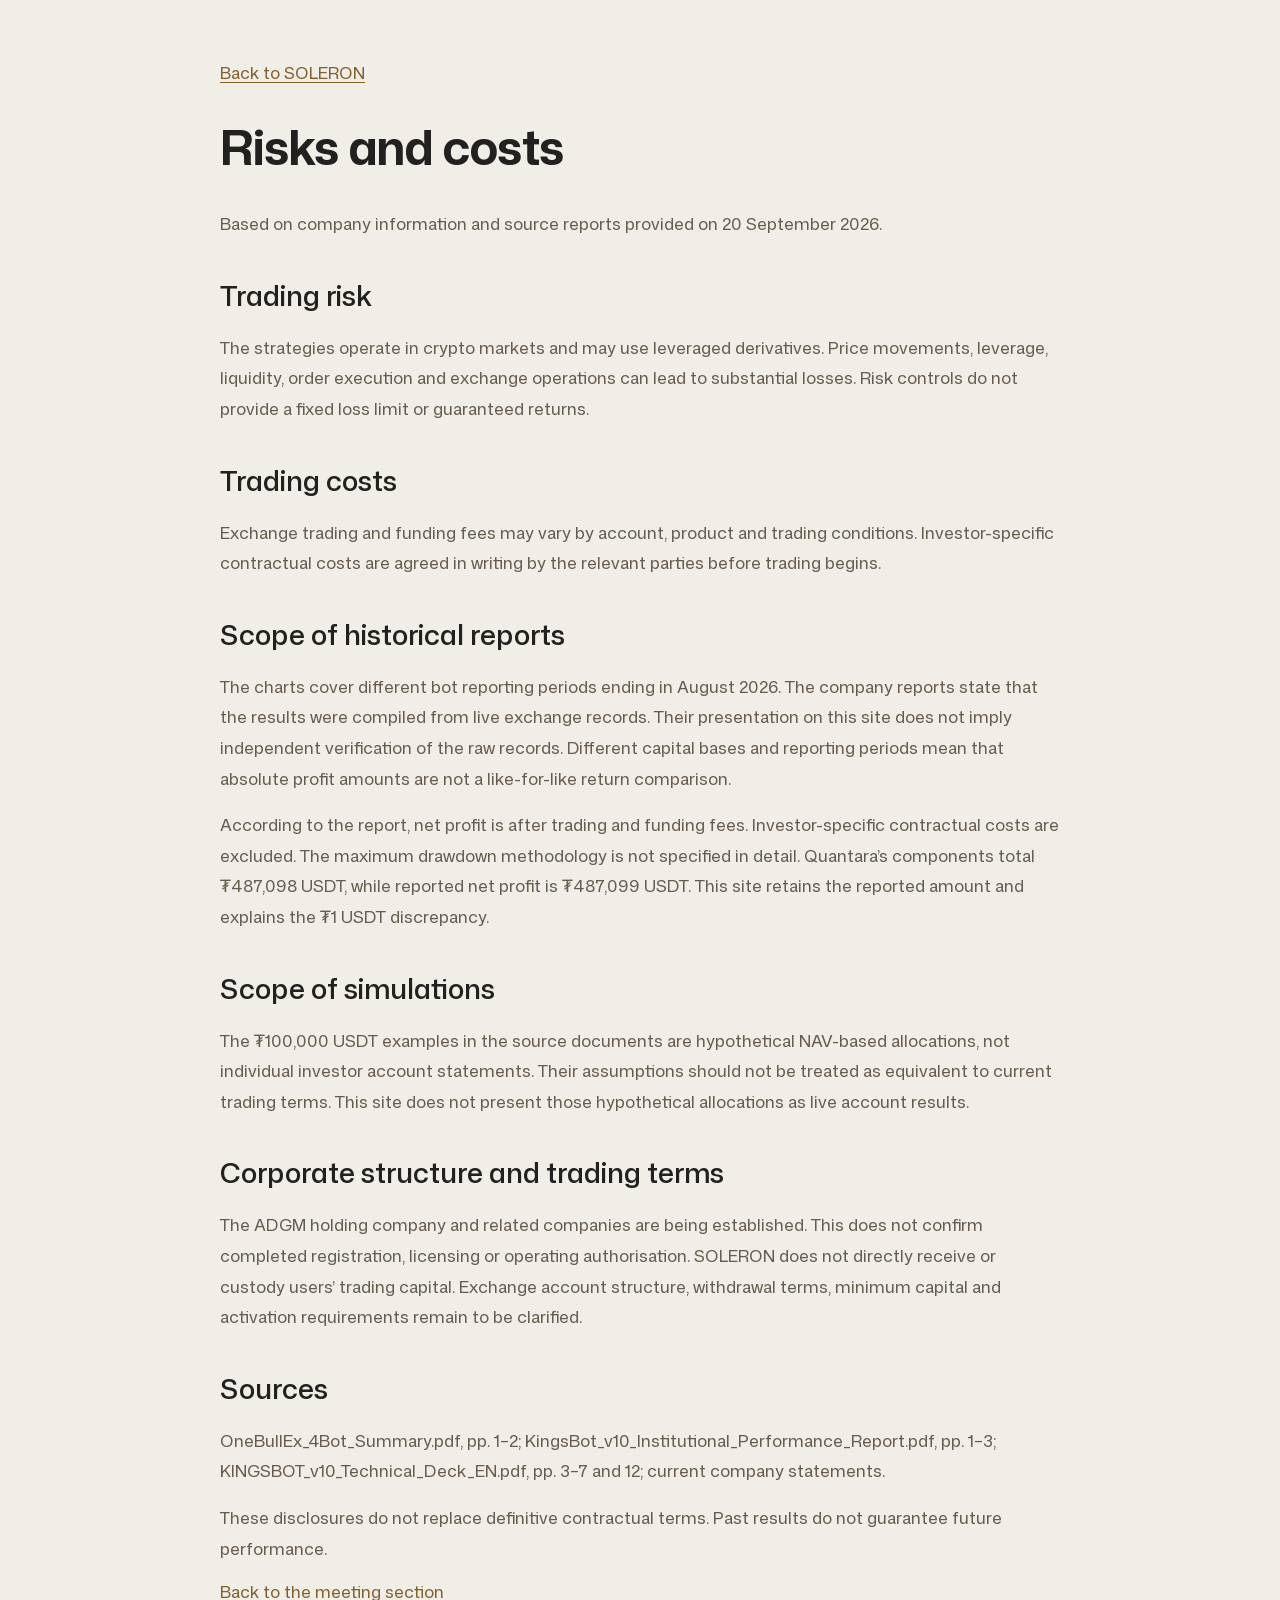
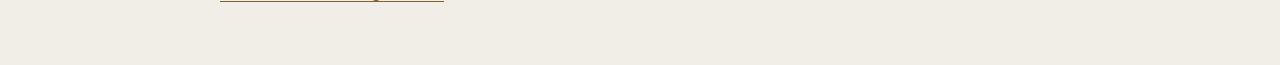
<file: riskler-ve-ucretler.html>
<!doctype html><html lang="en"><meta charset="utf-8"><meta http-equiv="refresh" content="0;url=risks-and-costs.html"><title>SOLERON — Risks and costs</title><a href="risks-and-costs.html">Continue to risk and cost disclosure</a></html>
</file>
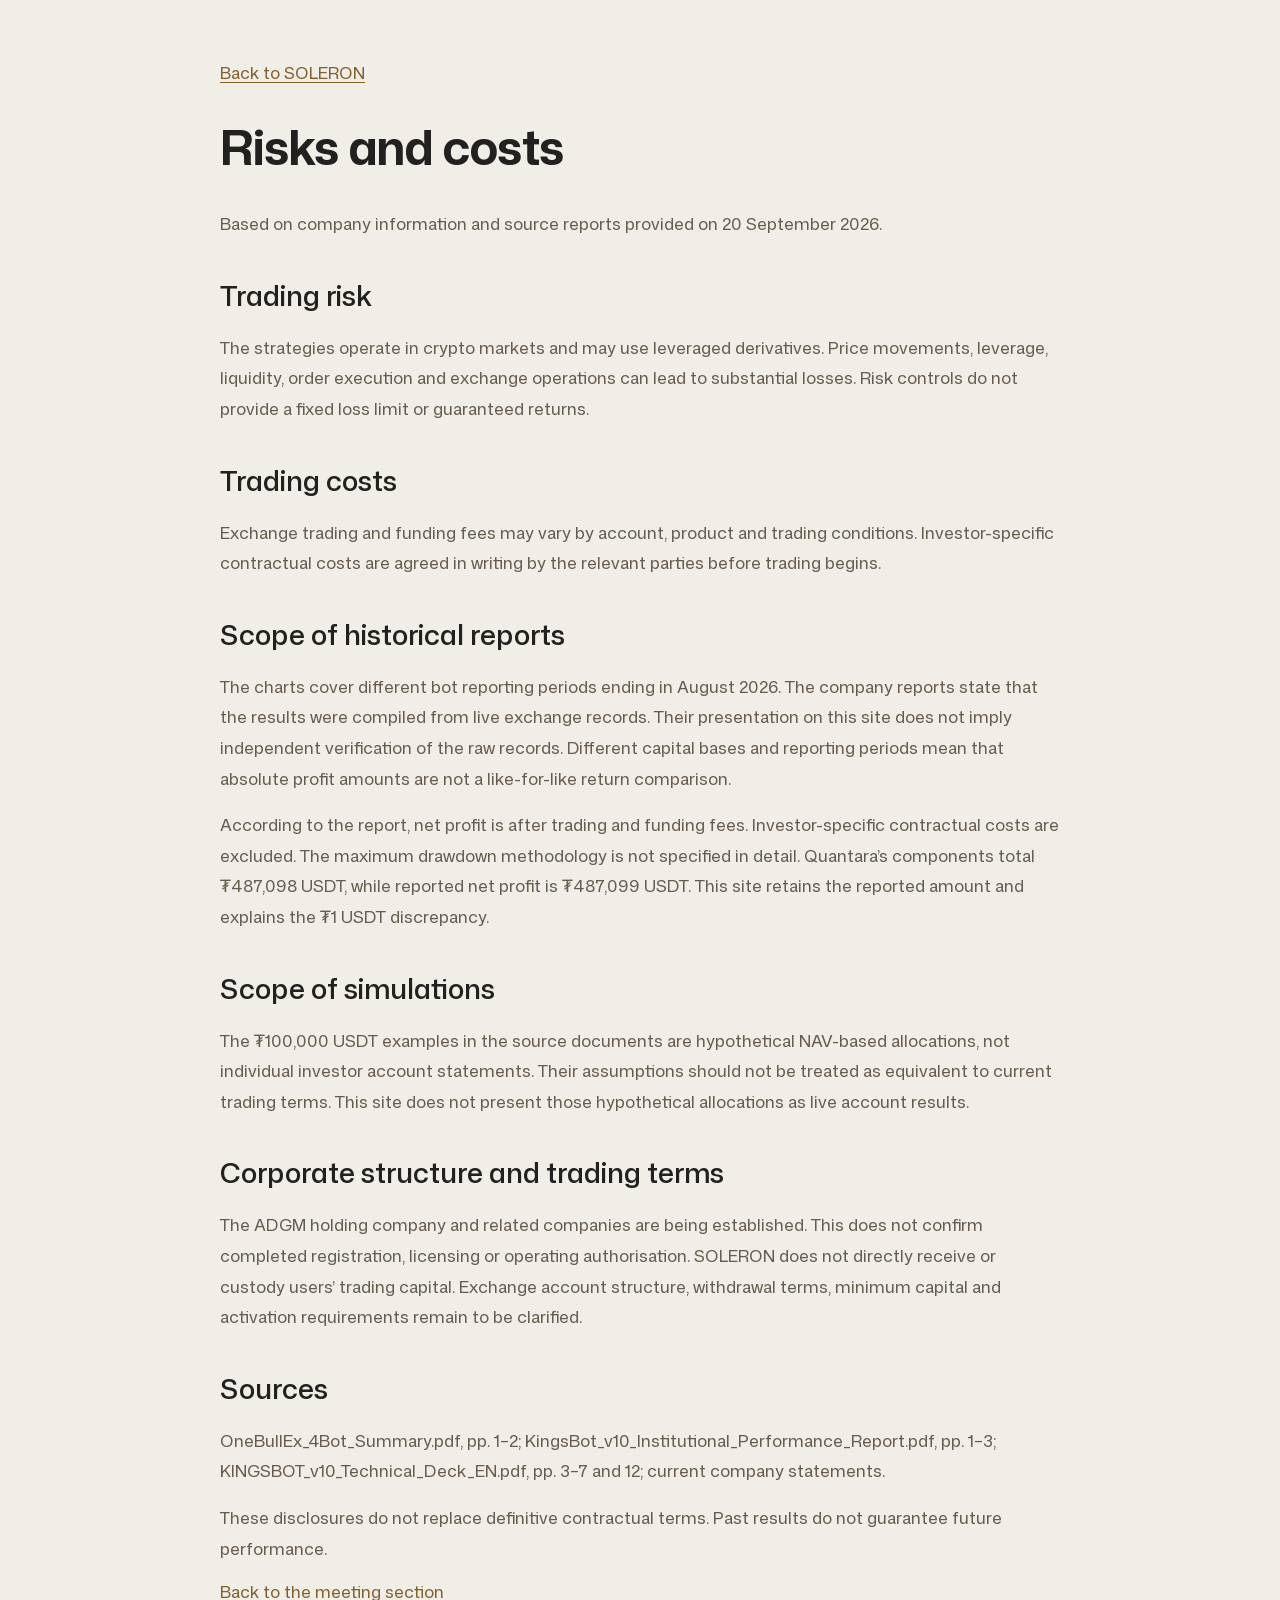
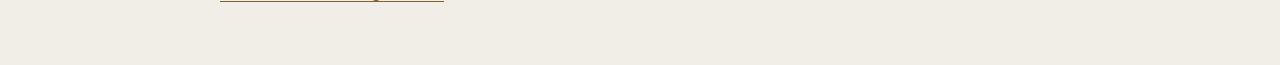
<file: risks-and-costs.html>
<!doctype html><html lang="en"><head><meta charset="utf-8"><meta name="viewport" content="width=device-width,initial-scale=1"><title>Risks and costs | SOLERON</title><style>
@font-face{font-family:Mona;src:url(assets/MonaSans.woff2);font-weight:200 900;font-stretch:75% 125%}*{box-sizing:border-box}html{background:#161616}body{margin:0;font:17px/1.5 Mona,Arial,sans-serif;color:#22211f}button,a{font:inherit}button{cursor:pointer}button:focus-visible,a:focus-visible{outline:3px solid #8f6728;outline-offset:5px}button:disabled{cursor:default}h1,h2,p{margin:0}.shell{display:grid;grid-template-columns:270px 1fr;min-height:100vh;background:#f1eee7}.brand{background:#151515;color:#eee9df;min-height:100%;padding:44px 39px 34px;display:flex;flex-direction:column;border-radius:0 42px 42px 0;position:relative;z-index:2}.logo{width:164px;height:180px;align-self:center;object-fit:contain;margin-bottom:90px}.brand h2{font-size:24px;line-height:1.4;font-weight:450;letter-spacing:-.025em;margin-bottom:26px}.brand .description{font-size:15px;line-height:1.75;color:#bcb6aa}.layers{margin-top:46px;display:flex;flex-direction:column;gap:20px;font-size:15px;color:#c6a15b}.layers span{display:flex;gap:12px;align-items:center}.layers i{width:5px;height:5px;border-radius:50%;background:#c6a15b;flex-shrink:0}.brand .bottom{margin-top:auto;padding-top:80px;font-size:12px;line-height:1.75;color:#a8a197}.brand .domain{display:block;margin-top:17px;font-size:14px;color:#d6c4a1}.main{padding:40px 64px 28px;min-width:0;max-width:1600px}.top{display:flex;justify-content:space-between;align-items:center;margin-bottom:57px;gap:20px}.mark{font-size:16px;letter-spacing:-.015em;display:flex;align-items:center;gap:12px}.mark b{font-weight:520}.mark span{color:#777168}.sourcebutton{border:0;background:transparent;color:#504c45;padding:10px 0;font-size:14px;border-bottom:1px solid #c8c0b1}.intro{display:flex;align-items:end;justify-content:space-between;gap:50px}.intro h1{font-size:clamp(45px,4.5vw,78px);line-height:1.06;letter-spacing:-.035em;font-weight:430;font-variation-settings:'wdth' 108,'opsz' 72;max-width:760px}.intro p{font-size:16px;line-height:1.65;width:245px;flex-shrink:0;color:#635d52;margin-bottom:5px}.chart{margin-top:58px;position:relative}.chart-caption{font-size:13px;color:#69645a;display:flex;justify-content:space-between;margin-bottom:25px}.axis{display:grid;grid-template-columns:370px 1fr;align-items:center;margin-bottom:12px}.axis-title{font-size:12px;color:#81796b}.months{display:flex;justify-content:space-between;font-size:12px;color:#81796b;padding:0 4px;position:relative;height:20px}.months span{position:absolute;top:0}.strategy-row{display:grid;grid-template-columns:370px 1fr;gap:0;align-items:center;position:relative;width:100%;padding:0;min-height:76px;border:0;background:transparent;text-align:left;border-radius:16px;color:#252421}.name{padding-right:25px;font-size:26px;letter-spacing:-.025em;font-weight:470;line-height:1.12}.name small{display:block;font-size:12px;color:#777065;font-weight:400;letter-spacing:0;margin-top:3px}.plot{display:block;height:60px;position:relative;border-radius:18px}.period{position:absolute;left:var(--start);width:var(--width);top:32px;height:9px;background:#d7d2c8;border-radius:100px;transition:background-color 200ms ease-out,box-shadow 200ms ease-out;display:flex;align-items:center;padding:0 17px;white-space:nowrap;overflow:visible}.period span{position:absolute;top:-25px;left:0;font-size:12px;color:#5c5549;opacity:0;transition:opacity 200ms ease-out}.strategy-row[aria-pressed=true] .period{background:#282721;box-shadow:0 5px 12px #37302415}.strategy-row[aria-pressed=true] .period span{opacity:1;color:#645640}.strategy-row[aria-pressed=true] .name{font-weight:640}.strategy-row:hover .period{background:#b7ab91}.strategy-row[aria-pressed=true]:hover .period{background:#282721}.selection{margin-top:31px;display:grid;grid-template-columns:1.1fr 1fr;gap:45px;align-items:start;padding-top:30px;border-top:1px solid #d8d2c7}.selection .bot{font-size:13px;color:#756d5f;margin-bottom:8px}.selection h2{font-size:42px;font-weight:430;line-height:1.1;letter-spacing:-.045em}.selected-note{font-size:16px;color:#595448;line-height:1.65;max-width:450px}.selected-note .range{display:block;font-size:18px;color:#26241e;margin-bottom:5px;font-weight:500}.selected-note .note{font-size:13px;margin-top:13px;display:block;color:#797164}.foot{display:flex;justify-content:space-between;gap:30px;font-size:11px;color:#8c8273;margin-top:41px;line-height:1.5}.mobile-choice{display:none}dialog{max-width:670px;width:calc(100% - 40px);padding:40px;border:0;border-radius:26px;background:#f1eee7;color:#27241d;box-shadow:0 40px 100px #0004}dialog::backdrop{background:#1119;backdrop-filter:blur(4px)}dialog h2{font-size:29px;line-height:1.2;font-weight:500;margin:20px 0}dialog p{font-size:16px;line-height:1.6;margin-bottom:16px}dialog a{color:#725525;overflow-wrap:anywhere}dialog button{float:right;border:0;background:#ded7cb;border-radius:40px;padding:10px 20px}dialog .small{font-size:13px;color:#71685b}dialog li{margin:14px 0}a{text-decoration-thickness:1px;text-underline-offset:3px}@media(min-width:1600px){.shell{grid-template-columns:290px 1fr}.main{padding:48px 76px 34px}.top{margin-bottom:67px}.chart{margin-top:68px}.strategy-row{min-height:87px}.selection{margin-top:38px}.logo{width:177px;height:194px}.intro h1{font-size:78px}}@media(max-width:1150px){.shell{grid-template-columns:220px 1fr}.brand{padding:30px 26px}.logo{width:140px;height:154px}.main{padding:32px}.intro{display:block}.intro h1{font-size:58px}.intro p{width:100%;max-width:550px;margin-top:20px}.axis,.strategy-row{grid-template-columns:190px 1fr}.name{font-size:14px}.chart{margin-top:38px}.selection{gap:25px}.selection h2{font-size:34px}}@media(max-width:760px){.shell{display:block}.brand{border-radius:0 0 28px 28px;padding:19px 24px;display:grid;grid-template-columns:85px 1fr;gap:22px;min-height:0;align-items:center}.logo{width:80px;height:88px;margin:0}.brand h2{font-size:18px;margin:0}.brand .description,.layers,.brand .bottom{display:none}.main{padding:30px 24px}.top{margin-bottom:37px}.mark{font-size:13px;gap:8px}.sourcebutton{font-size:12px}.intro h1{font-size:46px;line-height:1.07}.intro p{font-size:16px;margin-top:22px}.chart{margin-top:35px}.chart-caption{font-size:11px;margin-bottom:23px;gap:20px;align-items:start}.chart-caption span:first-child{max-width:185px}.axis{display:none}.strategy-row{display:block;min-height:103px;margin-bottom:12px}.name{display:block;font-size:23px;padding:0}.name small{font-size:12px;margin-top:2px}.plot{height:42px}.period{height:6px;top:29px;padding:0 10px}.period span{font-size:10px;top:-19px}.selection{display:block;margin-top:20px;padding-top:24px}.selection h2{font-size:34px}.selected-note{margin-top:25px}.selected-note .range{font-size:17px}.foot{display:block;font-size:11px;margin-top:35px}.foot span{display:block;margin-top:14px}.strategy-row:focus-visible{outline-offset:4px}dialog{padding:27px}}@media(prefers-reduced-motion:reduce){.period,.period span{transition:none}}

.main{padding-top:32px}.top{margin-bottom:38px}.intro h1{font-size:65px}.intro p{font-size:15px;width:250px}.charts{margin-top:42px}.botnav{display:flex;gap:22px;flex-wrap:wrap;margin-bottom:34px}.botnav button{padding:9px 0;border:0;border-bottom:2px solid transparent;background:none;font-size:14px;letter-spacing:-.025em;color:#797164}.botnav button[aria-pressed=true]{border-color:#987239;color:#25211a;font-weight:600}.chartbar{display:flex;justify-content:space-between;align-items:start;gap:25px}.chartbar h2,.riskhead h2{font-size:22px;font-weight:530;letter-spacing:-.02em}.chartbar p{font-size:13px;color:#817766;margin-top:5px}.switch{border:0;background:#e2dcd0;padding:11px 17px;border-radius:40px;font-size:12px;color:#4d4639}.chartwrap svg,.riskchart svg,.periodview svg{width:100%;height:auto;display:block;overflow:visible}.chartwrap{margin-top:18px}.riskhead{display:flex;align-items:baseline;justify-content:space-between;gap:20px;margin-top:32px}.riskhead h2{font-size:19px}.riskhead p{font-size:12px;color:#817766}.riskchart{margin-top:10px}.method{font-size:12px;line-height:1.65;color:#766d5e;margin-top:12px;max-width:950px}.reconcile{font-size:12px;line-height:1.5;color:#6c5a3d;min-height:18px;margin-top:6px}.foot{margin-top:24px}.chartwrap [data-value]:focus-visible{outline:2px solid #987239;outline-offset:4px}.tip{position:fixed;z-index:20;background:#24221e;color:#f1eee7;padding:12px 16px;max-width:275px;border-radius:14px;font-size:13px;pointer-events:none;box-shadow:0 5px 25px #0002;line-height:1.55}.tip b{display:block;font-weight:550}.tip[hidden]{display:none}.riskchart [role=button]{cursor:pointer}.riskchart [role=button]:focus-visible{outline:2px solid #987239}.riskchart [role=button]:hover text{fill:#27221b}.charts svg text{font-family:Mona,Arial,sans-serif}.chartwrap text,.riskchart text,.periodview text{font-variant-numeric:tabular-nums}.scaleNote{color:#817766;font-size:12px}.periodview{margin-top:20px}.brand .bottom{padding-top:50px}.brand .logo{margin-bottom:75px}@media(min-width:1600px){.main{padding:36px 76px 28px}.top{margin-bottom:42px}.intro h1{font-size:70px}}@media(max-width:1150px){.intro h1{font-size:54px}.intro p{width:auto}.botnav{gap:12px 20px}.botnav button{font-size:12px}}@media(max-width:760px){.main{padding:27px 24px}.intro h1{font-size:43px}.intro p{font-size:16px}.top{margin-bottom:35px}.charts{margin-top:30px}.botnav{gap:10px 16px;margin-bottom:27px}.botnav button{font-size:12px;min-height:44px}.chartbar{display:block}.chartbar h2{font-size:22px}.chartbar p{font-size:12px}.switch{margin-top:14px;min-height:44px}.chartwrap,.riskchart,.periodview{overflow-x:auto;padding-bottom:12px}.chartwrap svg{min-width:680px}.riskchart svg{min-width:650px}.periodview svg{min-width:700px}.riskhead{display:block;margin-top:22px}.riskhead p{margin-top:7px}.method{font-size:12px}.brand .logo{margin-bottom:0}.chartwrap:after{content:'Scroll sideways to see the rest of the chart.';display:block;font-size:11px;color:#817766;margin-top:10px}.foot{font-size:11px}.reconcile{min-height:0}.tip{max-width:240px}}
.mobileValues,.mobileRisk{display:none}@media(max-width:760px){.mobileValues{display:grid;grid-template-columns:1fr 1fr;gap:20px 16px;margin:12px 0 22px}.mobileValues span{font-size:12px;color:#7a6e5b}.mobileValues b{display:block;font-size:18px;font-weight:500;color:#373024;margin-top:4px}.riskchart{display:none}.mobileRisk{display:block;margin-top:22px}.mobileRisk button{display:block;width:100%;text-align:left;background:none;border:0;padding:10px 0 15px;color:#5d5342;font-size:12px}.mobileRisk .mrhead{display:flex;justify-content:space-between;align-items:center;gap:10px}.mobileRisk b{font-size:16px;font-weight:500;white-space:nowrap}.mobileRisk .track{display:block;height:3px;background:#dfd7c9;position:relative;margin-top:14px}.mobileRisk .fill{display:block;height:3px;background:#ad9a77;position:relative}.mobileRisk .fill:after{content:'';position:absolute;right:-4px;top:-3px;width:9px;height:9px;border-radius:50%;background:#9c7d48}.mobileRisk button[aria-pressed=true]{color:#30271a}.mobileRisk button[aria-pressed=true] .fill{background:#8c6930}}

html{scroll-behavior:smooth;scroll-padding-top:30px}.brand{position:sticky;top:0;height:100vh;min-height:0;border-radius:0 34px 34px 0;padding-top:30px;padding-bottom:24px}.brand .logo{width:122px;height:134px;margin-bottom:27px}.brand h2{font-size:21px;margin-bottom:16px}.brand .description{font-size:14px}.brand .bottom{padding-top:25px;font-size:12px}.brand nav{display:flex;flex-direction:column;gap:6px;margin-top:28px}.brand nav a{color:#b9b1a2;text-decoration:none;font-size:14px;padding:7px 0}.brand nav a:hover,.brand nav a[aria-current=true]{color:#e6c992}.main{max-width:none}.menu-toggle{display:none}.skip{position:fixed;left:10px;top:-100px;background:#f1eee7;z-index:100;padding:15px;border-radius:15px;color:#151515}.skip:focus{top:10px}.evidence{font-size:13px;color:#766d5e;line-height:1.65;margin:20px 0 0;max-width:930px}.content-section{padding:85px 0 10px;scroll-margin-top:25px}.section-title{display:grid;grid-template-columns:180px 1fr;gap:35px;align-items:start}.section-title>span{font-size:14px;color:#8e7855;padding-top:10px}.section-title h2{font-size:clamp(30px,3.2vw,47px);letter-spacing:-.035em;line-height:1.15;font-weight:480;max-width:830px}.intro-copy{margin:34px 0 0 215px;display:grid;grid-template-columns:1fr 1fr;gap:40px;font-size:17px;line-height:1.7;color:#696050}.architecture{display:grid;grid-template-columns:1fr 1fr 1fr;gap:35px;margin-top:42px;padding:34px 0;border-top:1px solid #ddd4c5;border-bottom:1px solid #ddd4c5}.architecture article>span{font-size:13px;color:#9b7d47}.architecture h3,.risk-columns h3,.operating-model h3,.commercial h3{font-size:23px;font-weight:500;letter-spacing:-.02em;margin:12px 0}.architecture p,.risk-columns p,.operating-model p,.commercial p{font-size:16px;line-height:1.65;color:#746957}.source-note{font-size:12px;line-height:1.65;color:#887b66;margin-top:21px}.strategy-list{margin-top:36px}.strategy-list article{display:grid;grid-template-columns:1.2fr 1fr auto;gap:25px;align-items:center;padding:25px 0;border-bottom:1px solid #ddd5c8}.strategy-list h3{font-size:21px;font-weight:500;margin:0;letter-spacing:-.02em}.strategy-list p{color:#8c754e;font-size:15px;margin-top:5px}.strategy-list span{font-size:14px;color:#887b66}.strategy-list button{border:0;background:#e3dccf;border-radius:40px;padding:13px 17px;font-size:13px;color:#54452e;min-height:44px}.dark-section{background:#1b1b19;color:#f1eee7;border-radius:30px;margin-top:75px;padding:45px}.dark-section .section-title{grid-template-columns:145px 1fr}.dark-section .section-title>span{color:#bea578}.risk-columns{display:grid;grid-template-columns:1fr 1fr;gap:45px;margin-top:35px}.risk-columns p{color:#bab1a0}.risk-warning{margin-top:34px;font-size:17px;line-height:1.7;max-width:860px;color:#e1d3b9}.dark-section .source-note{color:#aaa08d}.text-link{display:inline-block;color:#c6a15b;margin-top:22px;text-decoration:none;border-bottom:1px solid #8e7855;font-size:15px}.operating-model{display:grid;grid-template-columns:1fr 82px 1fr 100px 1fr;align-items:center;gap:14px;margin-top:45px}.flow-label{font-size:11px;color:#8e7855;text-align:center;border-bottom:1px solid #af9970;padding-bottom:8px;position:relative}.flow-label:after{content:'›';position:absolute;right:-4px;bottom:-14px;font-size:22px}.flow-label.reverse:after{content:'‹';left:-4px;right:auto}.statement{font-size:21px;line-height:1.55;margin-top:30px;color:#6d5430}.commercial{display:grid;grid-template-columns:1fr 1fr;gap:55px;margin-top:40px;padding-top:30px;border-top:1px solid #ddd5c8}.commercial strong{font-size:48px;font-weight:450;letter-spacing:-.04em}.commercial a{color:#79603d;font-size:14px;display:inline-block;margin-top:15px}.formation{display:flex;flex-wrap:wrap;gap:15px;margin-top:36px}.formation span{font-size:14px;padding:13px 20px;background:#e6dfd1;border-radius:30px}.formation p{width:100%;font-size:12px;color:#887b66}.team-title{font-size:27px;font-weight:480;margin:40px 0 22px}.team{display:grid;grid-template-columns:repeat(3,1fr);gap:27px 35px}.team h4{font-size:19px;font-weight:500;margin:0}.team p{color:#8b734b;font-size:14px;margin-top:5px}.contact-copy{font-size:18px;line-height:1.7;max-width:770px;margin:30px 0}.contact-button{display:inline-block;background:#22231e;color:#eddec3;text-decoration:none;border-radius:40px;padding:16px 27px;font-size:16px}.foot{padding:45px 0 15px;flex-wrap:wrap;font-size:12px}.foot a{color:#7a6240}.tip{font-size:14px}.chart-caption{font-size:13px}dialog{max-height:85vh;overflow:auto}dialog .small{font-size:14px}dialog button{min-height:44px}.chartbar p,.method,.reconcile{font-size:14px}.riskhead p{font-size:13px}.botnav button{font-size:14px}.intro p{font-size:17px}.switch{font-size:14px;min-height:44px}
@media(max-width:1150px){.section-title{grid-template-columns:130px 1fr;gap:25px}.intro-copy{margin-left:155px;display:block}.intro-copy p+p{margin-top:22px}.strategy-list article{grid-template-columns:1fr auto}.strategy-list span{grid-row:2}.strategy-list button{grid-column:2;grid-row:1/3}.operating-model{grid-template-columns:1fr}.flow-label{width:130px;margin:5px 0}.team{grid-template-columns:1fr 1fr}.dark-section{padding:35px}.dark-section .section-title{grid-template-columns:1fr}.section-title h2{font-size:36px}}
@media(max-width:760px){html{scroll-padding-top:20px}.brand{position:relative;height:auto;min-height:0;border-radius:0 0 28px 28px;padding:18px 24px;grid-template-columns:75px 1fr auto;gap:18px}.brand .logo{width:74px;height:82px;margin:0}.brand h2{font-size:17px;margin:0}.brand .description,.brand .bottom{display:none}.brand nav{display:none;grid-column:1/-1;margin:0;padding-top:12px}.brand nav.open{display:flex}.brand nav a{padding:10px 0;font-size:16px}.menu-toggle{display:block;border:0;background:#34332d;color:#e1d3bb;padding:10px 12px;border-radius:20px;font-size:12px;min-height:44px}.intro p{font-size:16px}.content-section{padding-top:58px}.section-title{display:block}.section-title>span{display:block;font-size:14px;margin-bottom:16px}.section-title h2{font-size:31px}.intro-copy{margin:25px 0 0;display:block;font-size:16px}.architecture{display:block;margin-top:26px;padding:20px 0}.architecture article+article{margin-top:27px}.architecture h3{font-size:22px}.strategy-list article{gap:14px;padding:22px 0}.strategy-list h3{font-size:17px}.strategy-list span{font-size:12px}.strategy-list button{font-size:12px;padding:12px}.dark-section{margin-top:48px;padding:27px 23px}.risk-columns,.commercial{display:block}.risk-columns article+article,.commercial>div+div{margin-top:30px}.operating-model{margin-top:25px}.team{grid-template-columns:1fr;gap:23px}.team h4{font-size:20px}.formation{gap:10px}.formation span{font-size:13px}.commercial{margin-top:27px}.contact-copy{font-size:16px}.source-note{font-size:12px}.foot{padding-top:30px}.chartbar p{font-size:13px}.method,.reconcile{font-size:13px}}
@media(prefers-reduced-motion:reduce){html{scroll-behavior:auto}}
body{background:#f1eee7}.legal{overflow-wrap:anywhere;max-width:900px;padding:60px 30px;margin:auto}.legal h1{font-size:48px;line-height:1.1;margin:35px 0}.legal h2{font-size:28px;font-weight:500;margin:35px 0 15px}.legal p{font-size:17px;line-height:1.8;margin:16px 0;color:#665d4e}.legal a{color:#82602d}@media(max-width:600px){.legal{padding:35px 24px}.legal h1{font-size:36px}}</style></head><body><main class="legal"><a href="index.html">Back to SOLERON</a><h1>Risks and costs</h1><p>Based on company information and source reports provided on 20 September 2026.</p><h2>Trading risk</h2><p>The strategies operate in crypto markets and may use leveraged derivatives. Price movements, leverage, liquidity, order execution and exchange operations can lead to substantial losses. Risk controls do not provide a fixed loss limit or guaranteed returns.</p><h2>Trading costs</h2><p>Exchange trading and funding fees may vary by account, product and trading conditions. Investor-specific contractual costs are agreed in writing by the relevant parties before trading begins.</p><h2>Scope of historical reports</h2><p>The charts cover different bot reporting periods ending in August 2026. The company reports state that the results were compiled from live exchange records. Their presentation on this site does not imply independent verification of the raw records. Different capital bases and reporting periods mean that absolute profit amounts are not a like-for-like return comparison.</p><p>According to the report, net profit is after trading and funding fees. Investor-specific contractual costs are excluded. The maximum drawdown methodology is not specified in detail. Quantara’s components total ₮487,098 USDT, while reported net profit is ₮487,099 USDT. This site retains the reported amount and explains the ₮1 USDT discrepancy.</p><h2>Scope of simulations</h2><p>The ₮100,000 USDT examples in the source documents are hypothetical NAV-based allocations, not individual investor account statements. Their assumptions should not be treated as equivalent to current trading terms. This site does not present those hypothetical allocations as live account results.</p><h2>Corporate structure and trading terms</h2><p>The ADGM holding company and related companies are being established. This does not confirm completed registration, licensing or operating authorisation. SOLERON does not directly receive or custody users’ trading capital. Exchange account structure, withdrawal terms, minimum capital and activation requirements remain to be clarified.</p><h2>Sources</h2><p>OneBullEx_4Bot_Summary.pdf, pp. 1–2; KingsBot_v10_Institutional_Performance_Report.pdf, pp. 1–3; KINGSBOT_v10_Technical_Deck_EN.pdf, pp. 3–7 and 12; current company statements.</p><p>These disclosures do not replace definitive contractual terms. Past results do not guarantee future performance.</p><a href="index.html#meeting">Back to the meeting section</a></main></body></html>
</file>
<file: assets/visual-v12/director.css>
.soleron-film{--film-ink:#f1eee7;--film-gold:#d4b783;--film-muted:#bcbab0;color:var(--film-ink);background:#111311;border-radius:28px;overflow:hidden;margin:40px 0}.film-stage{position:relative;aspect-ratio:16/10;isolation:isolate;overflow:hidden;background:#111311}.film-shot{position:absolute;inset:0;opacity:0;visibility:hidden;transition:opacity 1.2s ease,visibility 1.2s;overflow:hidden}.film-shot.is-active{opacity:1;visibility:visible}.film-camera{position:absolute;inset:-2%;transform-origin:68% 48%;overflow:hidden}.film-camera img{position:absolute;inset:0;width:100%;height:100%;object-fit:cover;object-position:center}.film-focus{opacity:0;mask-image:radial-gradient(ellipse 48% 75% at 75% 50%,#000 10%,transparent 90%);pointer-events:none}.film-shade{position:absolute;inset:0;background:linear-gradient(90deg,rgba(10,13,11,.91) 0%,rgba(10,13,11,.7) 20%,rgba(10,13,11,.23) 50%,rgba(10,13,11,0) 80%),linear-gradient(0deg,rgba(10,13,11,.65),transparent 30%)}.film-copy{position:absolute;z-index:1;left:5.5%;top:12%;width:55%;max-width:600px}.film-copy>span{display:block;color:var(--film-gold);font-size:11px;letter-spacing:.13em;margin-bottom:40px}.film-copy h3{font-size:clamp(34px,4.25vw,66px);line-height:1.05;font-weight:430;letter-spacing:-.04em;margin:0 0 26px;text-wrap:balance}.film-copy p{font-size:clamp(15px,1.35vw,20px);line-height:1.65;max-width:360px;color:#d3d2c7;margin:0}.film-disclosure{position:absolute;left:5.5%;bottom:6%;font-size:10px;color:#c1bfae;z-index:2}.film-pause{position:absolute;right:5%;bottom:5%;z-index:5;border:1px solid #c6bda860;border-radius:30px;background:#10141077;color:var(--film-ink);padding:10px 18px;font-family:inherit;font-size:12px;cursor:pointer;backdrop-filter:blur(8px)}.film-navigation{display:grid;grid-template-columns:repeat(3,1fr);gap:24px;padding:26px 5.5% 0}.film-navigation button{position:relative;display:flex;gap:12px;align-items:center;border:0;background:none;color:#8f958b;padding:0 0 20px;text-align:left;font-family:inherit;font-size:14px;cursor:pointer}.film-navigation button span{color:#8f958b;font-size:11px}.film-navigation button[aria-pressed=true]{color:#e6ddc8}.film-navigation button i{position:absolute;left:0;bottom:0;width:100%;height:1px;background:#42473f}.film-navigation button i:after{content:'';position:absolute;left:0;top:0;width:var(--progress,0%);height:2px;background:var(--film-gold)}.film-context{padding:25px 5.5% 30px;max-width:920px;min-height:162px}.film-context p{font-size:15px;line-height:1.8;color:#bfc2b5;margin:0 0 12px}.film-context small{font-size:11px;line-height:1.6;color:#949c8c;display:block}@media(max-width:760px){.soleron-film{margin:30px 0;border-radius:24px}.film-stage{aspect-ratio:4/5}.film-camera img{object-position:63% center}.film-shade{background:linear-gradient(0deg,#0a0d0bee 0%,#0a0d0b99 45%,transparent 88%)}.film-copy{left:7%;top:auto;bottom:18%;width:85%;max-width:none}.film-copy>span{font-size:9px;margin-bottom:19px}.film-copy h3{font-size:39px;margin-bottom:16px}.film-copy p{font-size:14px;line-height:1.55;max-width:285px}.film-navigation{gap:14px;padding-top:23px}.film-navigation button{display:block;font-size:12px;line-height:1.5}.film-navigation button span{display:block;margin-bottom:8px}.film-context{padding-top:20px;min-height:216px}.film-context p{font-size:14px}.film-context small{font-size:10px}.film-disclosure{left:7%;bottom:6%;font-size:9px}.film-pause{font-size:11px;padding:9px 14px}}@media(prefers-reduced-motion:reduce){.film-shot,.film-shot *{animation:none!important;transition:none!important}.film-copy>*{opacity:1;filter:none;transform:none}.film-focus{opacity:.5}}

.soleron-film[data-visible="false"] *,.slide[aria-hidden="true"] .soleron-film *,body.paused .soleron-film *,body.motion-off .soleron-film *{animation-play-state:paused!important}

.film-navigation[hidden]{display:none}.film-shot .film-copy>*{opacity:1;filter:none;transform:none}.film-shot.is-active .film-camera{animation-duration:9s;animation-fill-mode:both;animation-timing-function:ease-out}.film-shot[data-scene-id="cover"].is-active .film-camera{animation-name:tape-arc;transform-origin:74% 66%}.film-shot[data-scene-id="book"].is-active .film-camera{animation-name:depth-pull}.film-shot[data-scene-id="signals"].is-active .film-camera{animation-name:pattern-focus}.film-shot[data-scene-id="execution"].is-active .film-camera{animation-name:match-slide}.film-shot[data-scene-id="closing"].is-active .film-camera{animation-name:four-rise}.film-shot[data-scene-id="web-liquidity"].is-active .film-camera{animation-name:contour-pan}.film-shot[data-scene-id="web-patterns"].is-active .film-camera{animation-name:strip-turn}.film-shot[data-scene-id="web-routing"].is-active .film-camera{animation-name:route-follow}.film-shot[data-scene-id="web-instruction"].is-active .film-camera{animation-name:ledger-track}
@keyframes tape-arc{from{transform:scale(1.1) rotate(-2deg) translateY(1.5%)}to{transform:scale(1.06) rotate(.4deg) translateY(-.5%)}}
@keyframes depth-pull{from{transform:scale(1.15) translate(1.8%,1%)}to{transform:scale(1.025) translate(0,0)}}
@keyframes pattern-focus{0%{transform:scale(1.08);filter:blur(4px) saturate(.25)}35%{filter:blur(0) saturate(.45)}100%{transform:scale(1.04);filter:blur(0) saturate(1)}}
@keyframes match-slide{0%{transform:scale(1.08) translateX(-2%);filter:brightness(.85)}60%{filter:brightness(1.08)}100%{transform:scale(1.04) translateX(1%);filter:brightness(1)}}
@keyframes four-rise{from{transform:scale(1.06) translateY(2.2%);filter:brightness(.7)}to{transform:scale(1.06) translateY(-1%);filter:brightness(1.05)}}
@keyframes contour-pan{from{transform:scale(1.065) translateY(-2%)}to{transform:scale(1.065) translateY(2%)}}
@keyframes strip-turn{0%{transform:perspective(1400px) rotateY(-4deg) scale(1.08);filter:contrast(.75)}100%{transform:perspective(1400px) rotateY(0) scale(1.04);filter:contrast(1.03)}}
@keyframes route-follow{0%{transform:scale(1.16) translate(-3%,2%)}38%{transform:scale(1.105) translate(-1.3%,.6%)}100%{transform:scale(1.03) translate(1%,-.4%)}}
@keyframes ledger-track{0%{transform:scale(1.065) translateX(2%);filter:brightness(.9)}100%{transform:scale(1.065) translateX(-2%);filter:brightness(1.04)}}
[data-scene-id="web-patterns"].is-active .film-focus{animation:pattern-reveal 9s ease-out both;mask-image:linear-gradient(90deg,transparent 30%,#000 70%)}@keyframes pattern-reveal{0%,20%{opacity:0;clip-path:inset(70% 0 0 0)}55%,100%{opacity:.65;clip-path:inset(0 0 0 0)}}
[data-scene-id="web-routing"].is-active .film-focus{animation:route-light 9s ease-in-out both;mask-image:radial-gradient(ellipse at center,#000,transparent 60%);mask-size:45% 70%;mask-repeat:no-repeat;filter:brightness(1.15)}@keyframes route-light{0%{opacity:0;mask-position:20% 80%}25%{opacity:.7}75%,100%{opacity:.25;mask-position:100% 20%}}
[data-scene-id="cover"].is-active .film-copy h3{animation:cover-words 1.6s both}@keyframes cover-words{from{opacity:0;letter-spacing:-.02em}to{opacity:1;letter-spacing:-.04em}}
[data-scene-id="closing"].is-active .film-copy h3{animation:closing-words 2s .2s both}@keyframes closing-words{from{opacity:0;transform:translateY(7px)}to{opacity:1;transform:translateY(0)}}
.soleron-film.is-paused *,.soleron-film[data-visible="false"] *,.slide[aria-hidden="true"] .soleron-film *,body.paused .soleron-film *,body.motion-off .soleron-film *{animation-play-state:paused!important}
@media(prefers-reduced-motion:reduce){.film-shot,.film-shot *{animation:none!important;transition:none!important}}
</file>
<file: assets/instagram/reels.css>
/* Instagram previews: local posters only; no video, embed or new script. */
.instagram-copy,.reel-grid,.instagram-footer{margin-left:215px;max-width:620px}
.instagram-copy{margin-top:24px;color:#696050;line-height:1.7;font-size:17px}
.reel-grid{display:grid;grid-template-columns:repeat(2,minmax(0,1fr));gap:24px;margin-top:30px}
.reel-card{display:block;min-width:0;color:inherit;text-decoration:none}
.reel-poster{display:block;position:relative;overflow:hidden;border-radius:18px;background:#151515;aspect-ratio:941/1672}
.reel-poster img{display:block;width:100%;height:100%;object-fit:contain}
.reel-play{position:absolute;top:50%;left:50%;transform:translate(-50%,-50%);display:grid;place-items:center;width:96px;height:96px;border:1px solid #ffffffb3;border-radius:50%;background:rgba(255,255,255,.18);color:#fff;transition:background .2s ease;pointer-events:none}
.reel-play svg{width:36px;height:36px;margin-left:5px}
.reel-card:hover .reel-play,.reel-card:focus-visible .reel-play{background:rgba(255,255,255,.28)}
.reel-card:active .reel-play{background:rgba(255,255,255,.34)}
.reel-card h3{font-size:19px;font-weight:500;line-height:1.4;letter-spacing:-.02em;margin:16px 0 0}
.reel-link-label{display:flex;align-items:center;justify-content:space-between;gap:12px;min-height:44px;color:#76572c;font-size:14px;border-bottom:1px solid #d1c7b5}
.reel-card:hover .reel-link-label{color:#22211f;border-color:#987239}
.reel-card:focus-visible{outline:3px solid #8f6728;outline-offset:6px;border-radius:18px}
.instagram-footer{margin-top:30px}
.instagram-follow{display:inline-flex;align-items:center;gap:18px;min-height:48px;padding:14px 22px;border-radius:30px;background:#22231e;color:#eddec3;text-decoration:none;font-size:15px;line-height:1.4}
.instagram-follow:hover{background:#36352c}
.instagram-logo{width:26px;height:26px;flex-shrink:0}
.instagram-follow:focus-visible{outline:3px solid #8f6728;outline-offset:4px}
.instagram-footer .source-note{max-width:590px;margin-top:20px;color:#746957}
@media(max-width:1150px){.instagram-copy,.reel-grid,.instagram-footer{margin-left:155px}}
@media(max-width:900px){.instagram-copy,.reel-grid,.instagram-footer{margin-left:0}}
@media(max-width:760px){.instagram-copy{font-size:16px;margin-top:22px}.reel-grid{grid-template-columns:1fr;max-width:360px;gap:28px;margin-top:26px}.reel-play{width:88px;height:88px}.reel-card h3{font-size:20px}.instagram-footer{margin-top:28px}.instagram-follow{max-width:100%;font-size:14px;padding:14px 18px;gap:12px}.instagram-footer .source-note{font-size:12px}}
@media(prefers-reduced-motion:reduce){.reel-play{transition:none}}
</file>
